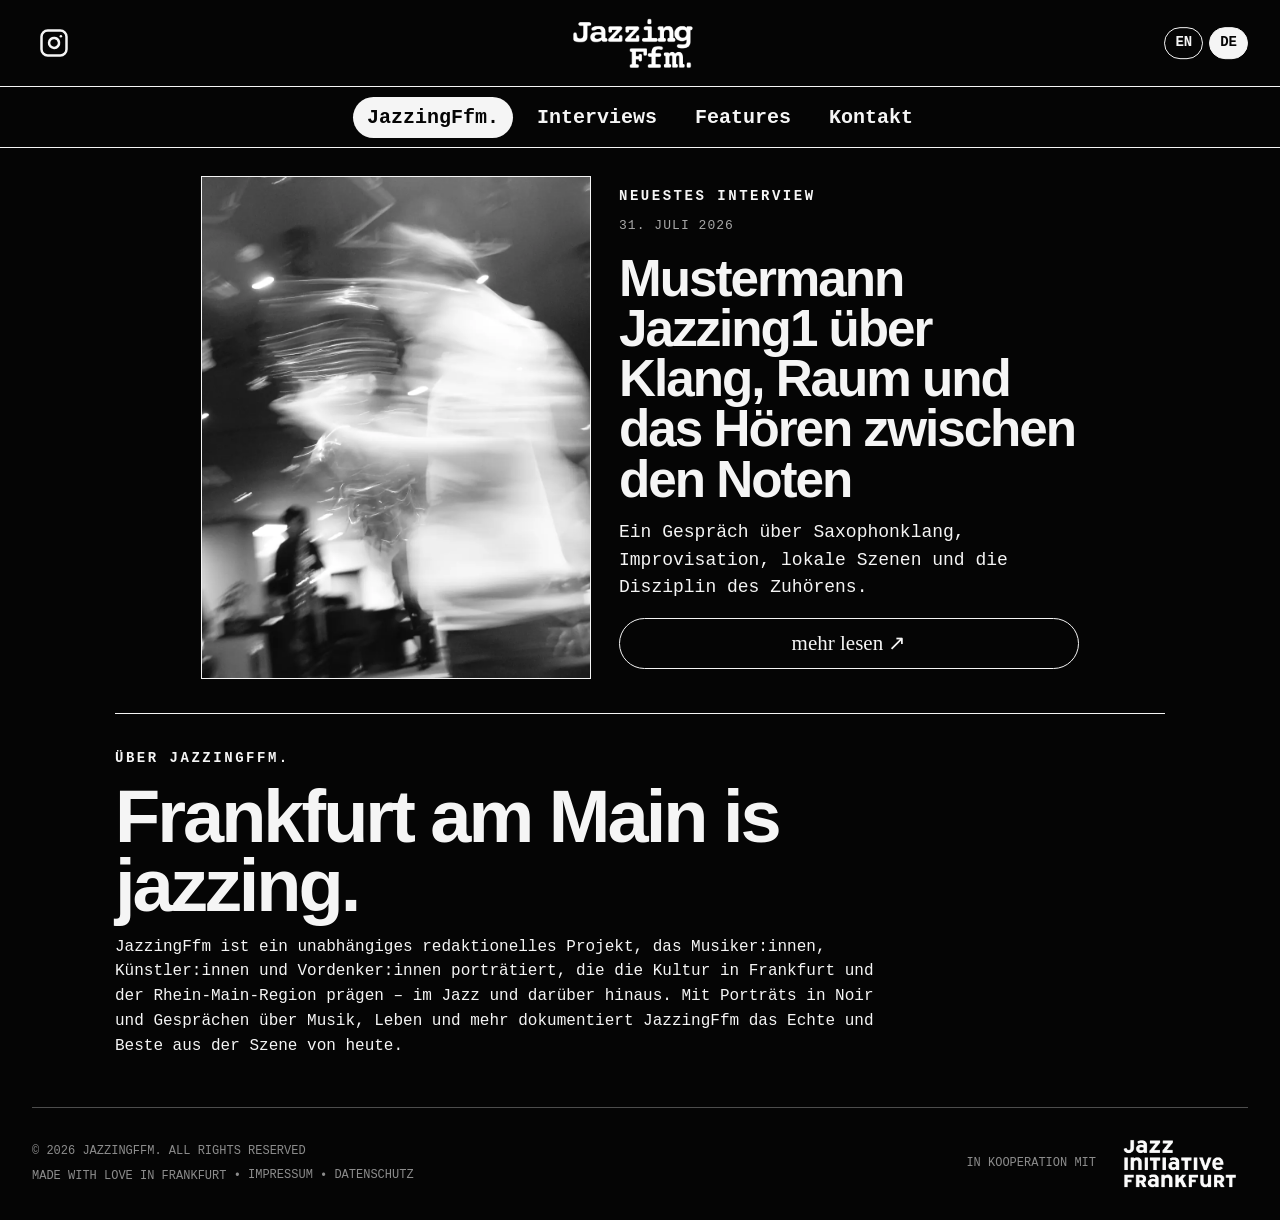
<file: index.html>
<!DOCTYPE html>
<html lang="de">
<head>
  <meta charset="UTF-8" />
  <meta name="viewport" content="width=device-width, initial-scale=1.0" />

  <title>JazzingFfm – Frankfurt am Main is jazzing.</title>
	<meta name="description" content="JazzingFfm ist ein unabhängiges redaktionelles Projekt, das Musiker:innen, Künstler:innen und Vordenker:innen porträtiert, die die Kultur in Frankfurt und der Rhein-Main-Region prägen – im Jazz und darüber hinaus. Mit Porträts in Noir und Gesprächen über Musik, Leben und mehr dokumentiert JazzingFfm das Echte und Beste aus der Szene von heute.">
	<meta name="robots" content="index, follow">
	<link rel="canonical" href="https://jazzingffm.de/">
	<meta property="og:locale" content="de_DE">
	<meta property="og:title" content="JazzingFfm – Frankfurt am Main is jazzing.">
	<meta property="og:description" content="JazzingFfm ist ein unabhängiges redaktionelles Projekt, das Musiker:innen, Künstler:innen und Vordenker:innen porträtiert, die die Kultur in Frankfurt und der Rhein-Main-Region prägen – im Jazz und darüber hinaus. Mit Porträts in Noir und Gesprächen über Musik, Leben und mehr dokumentiert JazzingFfm das Echte und Beste aus der Szene von heute.">
	<link rel="icon" type="image/png" sizes="192x192" href="/favicon.png">
	<link rel="shortcut icon" href="/favicon.ico">
	<link rel="apple-touch-icon" href="/tab-icon.png">

  <link rel="stylesheet" href="css/style.css?v=caption37" />
  <link rel="stylesheet" href="css/gallery-transition.css?v=gallery36" />
  <link rel="stylesheet" href="css/article-caption-gap.css?v=caption43" />
  <link rel="stylesheet" href="css/site-polish.css?v=15" />
  <link rel="stylesheet" href="css/article-lightbox.css?v=1" />
  <style>
    html.jazzing-transition-entry body { background: #050505; }
    html.jazzing-transition-entry body > * { visibility: hidden; }
    html.jazzing-transition-entry #jazzingPageTransition { visibility: visible !important; }
  </style>
  <script>
    try {
      if (sessionStorage.getItem("jazzingffm-transition-entry") === "1") {
        document.documentElement.classList.add("jazzing-transition-entry");
      }
    } catch (error) {}
  </script>
</head>

<body>

  <!-- =========================
       TOP BANNER
  ========================== -->

  <header class="top-header">
    <div class="masthead">
      <a class="header-instagram-link" href="https://www.instagram.com/jazzingffm/" target="_blank" rel="noopener" aria-label="JazzingFfm. on Instagram">
        <svg viewBox="0 0 24 24" aria-hidden="true" fill="none" stroke-width="2" stroke-linecap="round" stroke-linejoin="round">
          <rect x="2" y="2" width="20" height="20" rx="5" ry="5"></rect>
          <path d="M16 11.37A4 4 0 1 1 12.63 8 4 4 0 0 1 16 11.37z"></path>
          <line x1="17.5" y1="6.5" x2="17.51" y2="6.5"></line>
        </svg>
      </a>

      <a class="header-logo-link" href="#/" aria-label="JazzingFfm. home">
        <img class="header-logo" src="header.png" alt="JazzingFfm." />
      </a>

      <div class="language-switch" aria-label="Language switch">
        <button type="button" data-lang-button="en">EN</button>
        <button type="button" data-lang-button="de">DE</button>
      </div>
    </div>
  </header>

  <nav class="nav-row" aria-label="Main navigation">
    <div class="nav-inner">
      <div class="nav-links">
        <a href="#/" data-route="home" data-nav-key="home">JazzingFfm.</a>
        <a href="#/interviews" data-route="interviews" data-nav-key="interviews">Interviews</a>
        <a href="#/features" data-route="features" data-nav-key="highlights">Features</a>
        <a href="#/contact" data-route="contact" data-nav-key="contact">Kontakt</a>
      </div>
    </div>
  </nav>

  <main>

    <!-- =========================
         HOME PAGE
    ========================== -->

    <section id="page-home" class="page active">
      <div class="container">
        <section class="home-feature">
          <a id="latestImageLink" class="feature-visual" href="#/article/mustermann-jazzing1" aria-label="Neuestes Interview lesen">
            <div id="featureImageFrame" class="feature-image">
              <img id="featureImage" class="feature-photo" alt="" hidden />
              <span id="featureImageText" class="feature-image-label">Foto-Platzhalter: Mustermann Jazzing1</span>
            </div>
          </a>

          <div class="feature-copy">
            <div id="latestEyebrow" class="eyebrow">Neuestes Interview</div>
            <div id="latestMeta" class="feature-meta">31. Juli 2026</div>
            <h2 id="latestTitle">Mustermann Jazzing1 über Klang, Raum und das Hören zwischen den Noten</h2>
            <p id="latestText">
              Ein Gespräch über Saxophonklang, Improvisation, lokale Szenen
              und die Disziplin des Zuhörens.
            </p>
            <a id="latestButton" class="button" href="#/article/mustermann-jazzing1">mehr lesen ↗</a>
          </div>
          <a id="latestButtonMobile" class="button latest-button-mobile" href="#/article/mustermann-jazzing1">mehr lesen ↗</a>
        </section>

        <section class="home-about" aria-labelledby="homeTitle">
          <div id="homeEyebrow" class="eyebrow">ÜBER JAZZINGFFM.</div>
          <div class="home-about-copy">
            <h1 id="homeTitle">Frankfurt am Main is jazzing.</h1>
            <p id="homeText">
              JazzingFfm ist ein unabhängiges redaktionelles Projekt, das Musiker:innen, Künstler:innen und Vordenker:innen porträtiert, die die Kultur in Frankfurt und der Rhein-Main-Region prägen – im Jazz und darüber hinaus. Mit Porträts in Noir und Gesprächen über Musik, Leben und mehr dokumentiert JazzingFfm das Echte und Beste aus der Szene von heute.
            </p>
          </div>
        </section>
      </div>
    </section>

    <!-- =========================
         LISTING PAGE
    ========================== -->

    <section id="page-listing" class="page">
      <div class="container listing">
        <div class="listing-header">
          <h1 id="listingTitle" class="section-title">Interviews</h1>
          <p id="listingDescription">
            Gespräche mit und Porträts von Musiker:innen, Künstler:innen und
            Vordenker:innen, die die Szene prägen – Jazz und darüber hinaus.
          </p>
        </div>

        <hr class="thin-line" />

        <div id="articleGrid" class="article-grid"></div>
      </div>
    </section>

    <!-- =========================
         ARTICLE DETAIL PAGE
    ========================== -->

    <section id="page-article" class="page">
  <div class="container article-page">
    <article class="article-shell">
      <a id="articleCategory" class="article-category" href="#/interviews">Interviews</a>

      <h1 id="articleTitle" class="article-title"></h1>
      <p id="articleByline" class="byline"></p>

      <hr class="thin-line" />

      <div id="articleGallery" class="article-gallery">
        <div id="articleGalleryTrack" class="article-gallery-track"></div>
        <button id="galleryPrevious" class="gallery-control previous" type="button" aria-label="Previous photo">‹</button>
        <button id="galleryNext" class="gallery-control next" type="button" aria-label="Next photo">›</button>
      </div>
      <p id="articleCaption" class="caption"></p>

      <div id="articleBody" class="article-body"></div>

      <aside id="articleBio" class="artist-bio" aria-labelledby="articleBioTitle">
        <h2 id="articleBioTitle">Mustermann Jazzing1</h2>
        <p id="articleBioText"></p>
      </aside>

    </article>
  </div>
</section>

    <!-- =========================
         CONTACT PAGE
    ========================== -->

    <section id="page-contact" class="page">
      <div class="container hero">
        <div id="contactEyebrow" class="eyebrow">JAZZINGFFM. KONTAKTIEREN</div>
        <h1 id="contactTitle">Schick uns Sounds, Geschichten, Fotos und Fragen.</h1>

        <div class="contact-box">
          <p id="contactText">
            Interview-Anfragen, Kollaborationsideen, Kommentare oder Liebesnachrichten –
            schreib JazzingFfm. hier:
          </p>
          <p>
            <a href="mailto:mail@jazzingffm.de">mail@jazzingffm.de</a>
          </p>
          <p>
            Instagram:
            <a href="https://www.instagram.com/jazzingffm/" target="_blank" rel="noopener">@JazzingFfm</a>
          </p>
        </div>
      </div>
    </section>

  </main>

  <!-- =========================
       FOOTER
  ========================== -->

  <footer class="site-footer">
    <div class="footer-main">
      <div class="footer-left">
        <div class="copyright">
          <p>© 2026 JAZZINGFFM. ALL RIGHTS RESERVED</p>
          <div class="footer-meta">
            <p id="footerLove">MADE WITH LOVE IN FRANKFURT</p>
            <span class="footer-separator" aria-hidden="true">•</span>
            <nav class="footer-legal" aria-label="Legal">
              <a href="/impressum/">Impressum</a>
              <span class="footer-separator" aria-hidden="true">•</span>
              <a href="/datenschutz/">Datenschutz</a>
            </nav>
          </div>
        </div>
      </div>

      <div class="socials">
        <a id="supportLink" class="support hidden" href="#/contact">support JazzingFfm.</a>
      </div>

      <div class="footer-partner">
        <span id="footerPartnerLabel">In Kooperation mit</span>
        <a href="https://www.jazz-frankfurt.de/" target="_blank" rel="noopener noreferrer" aria-label="Jazz-Initiative Frankfurt am Main e.V.">
          <img src="/JIF_logo.png" alt="Jazz-Initiative Frankfurt am Main e.V." />
        </a>
      </div>

    </div>
  </footer>

  <script src="data/articles.js?v=8"></script>
  <script src="articles/mustermann-jazzing1.js?v=1"></script>
  <script src="articles/mustermann-jazzing2.js?v=2"></script>
  <script src="js/app.js?v=brand44"></script>
  <script src="js/gallery-transition.js?v=gallery36"></script>
  <script src="js/article-lightbox.js?v=3"></script>
  <script src="js/site-transition.js?v=9"></script>
  <script src="js/home-labels.js?v=2"></script>

</body>
</html>
</file>
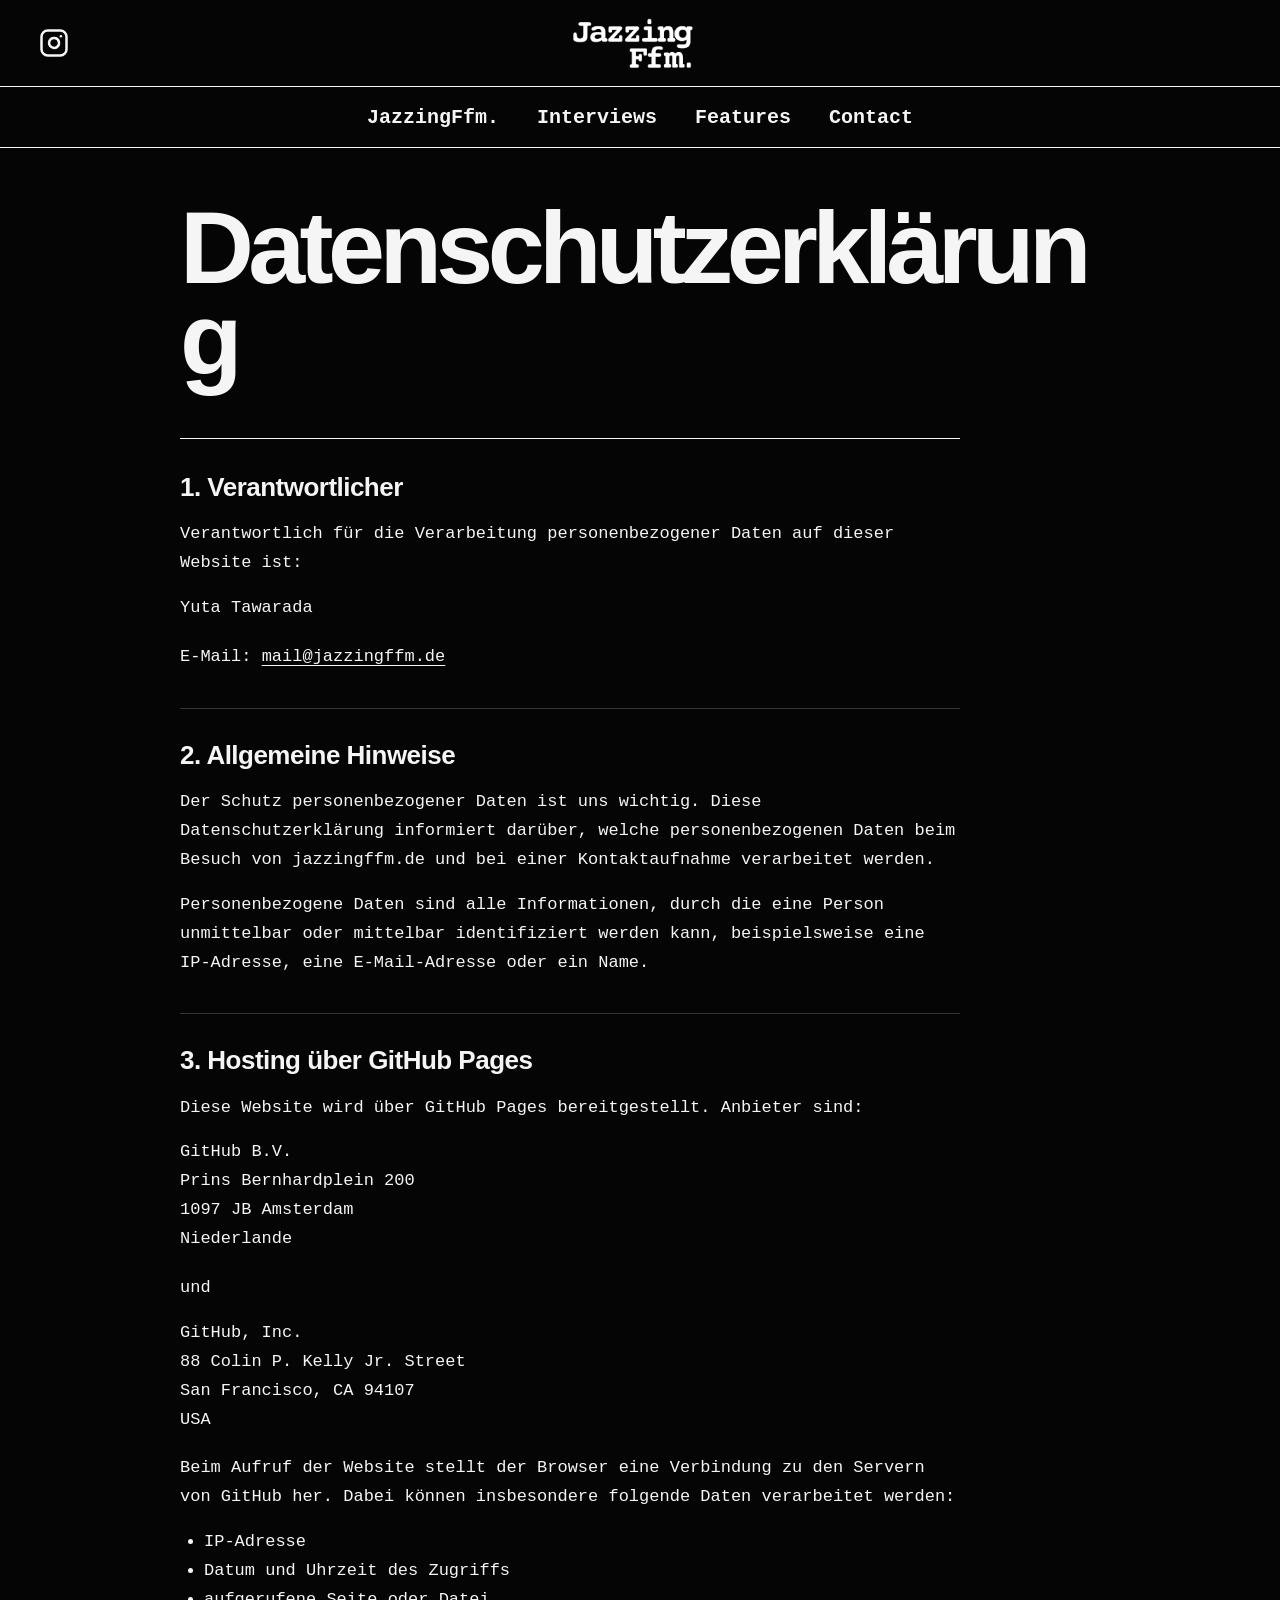
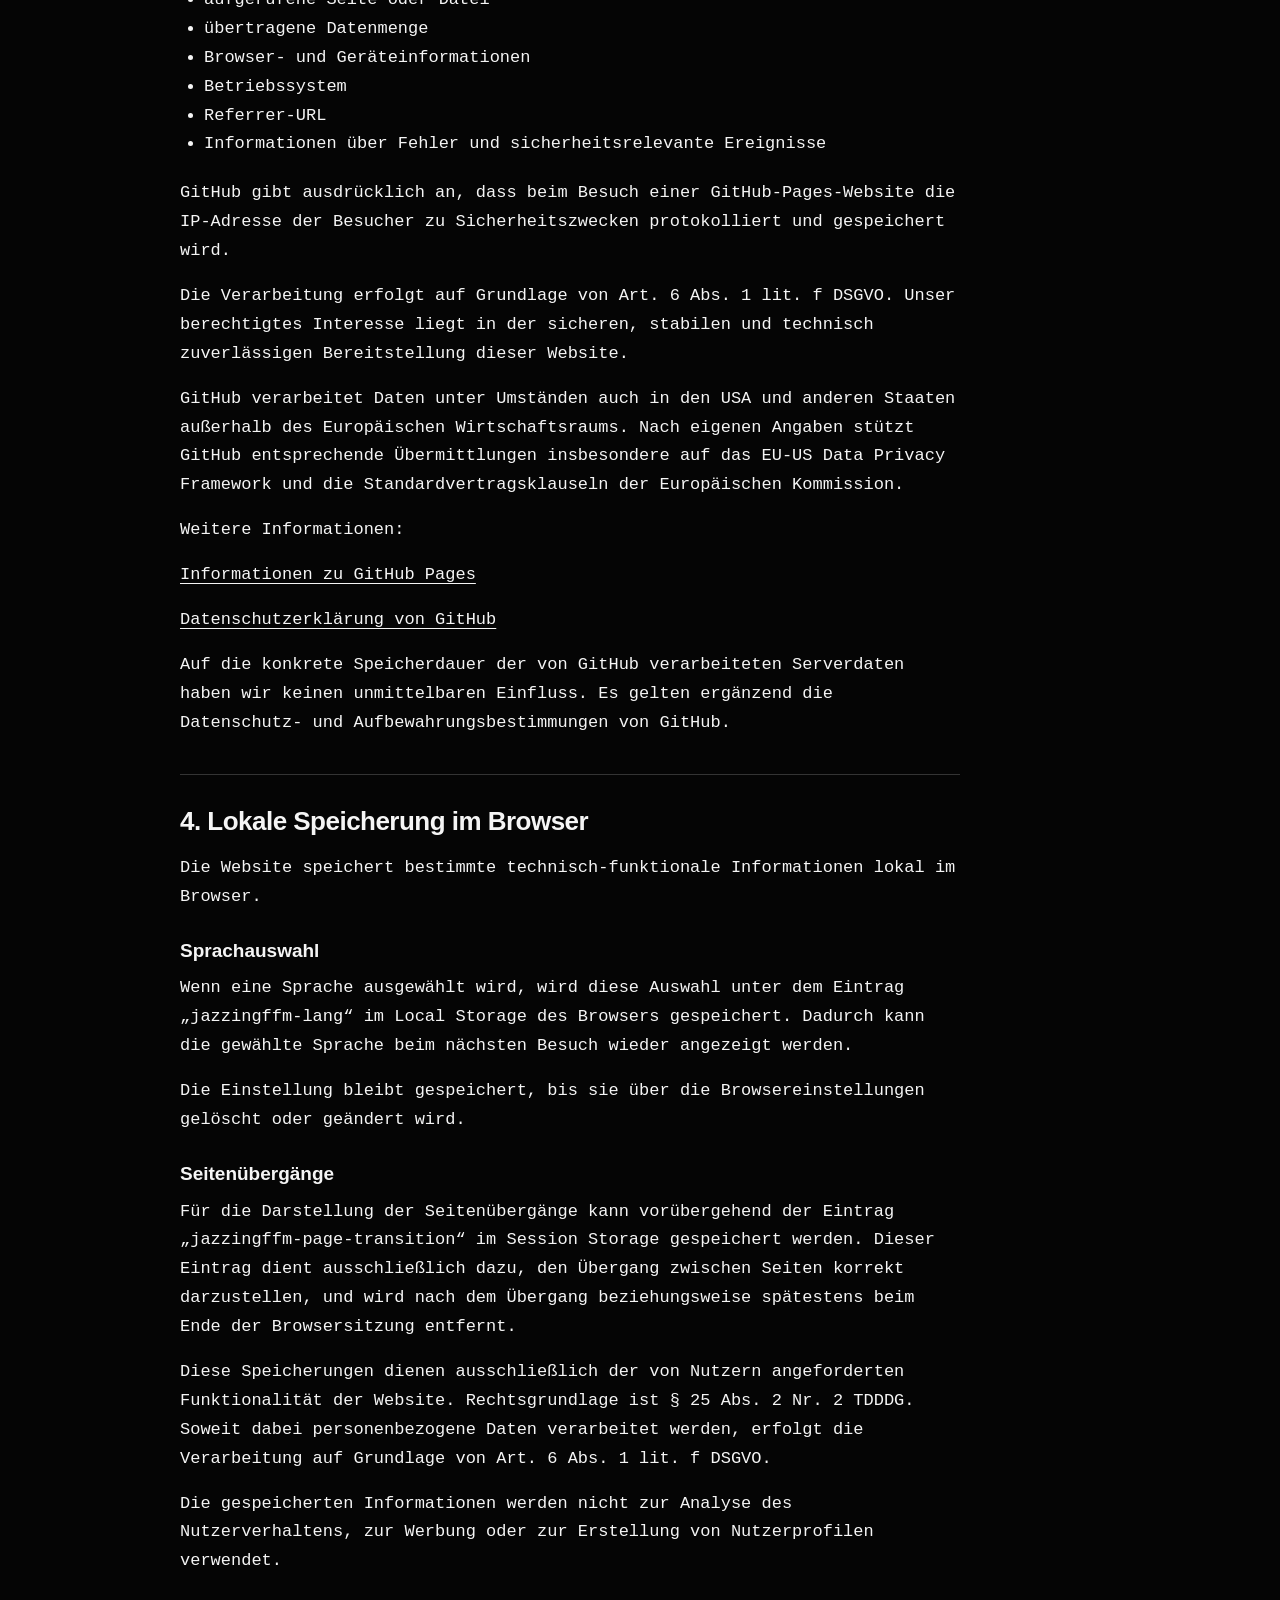
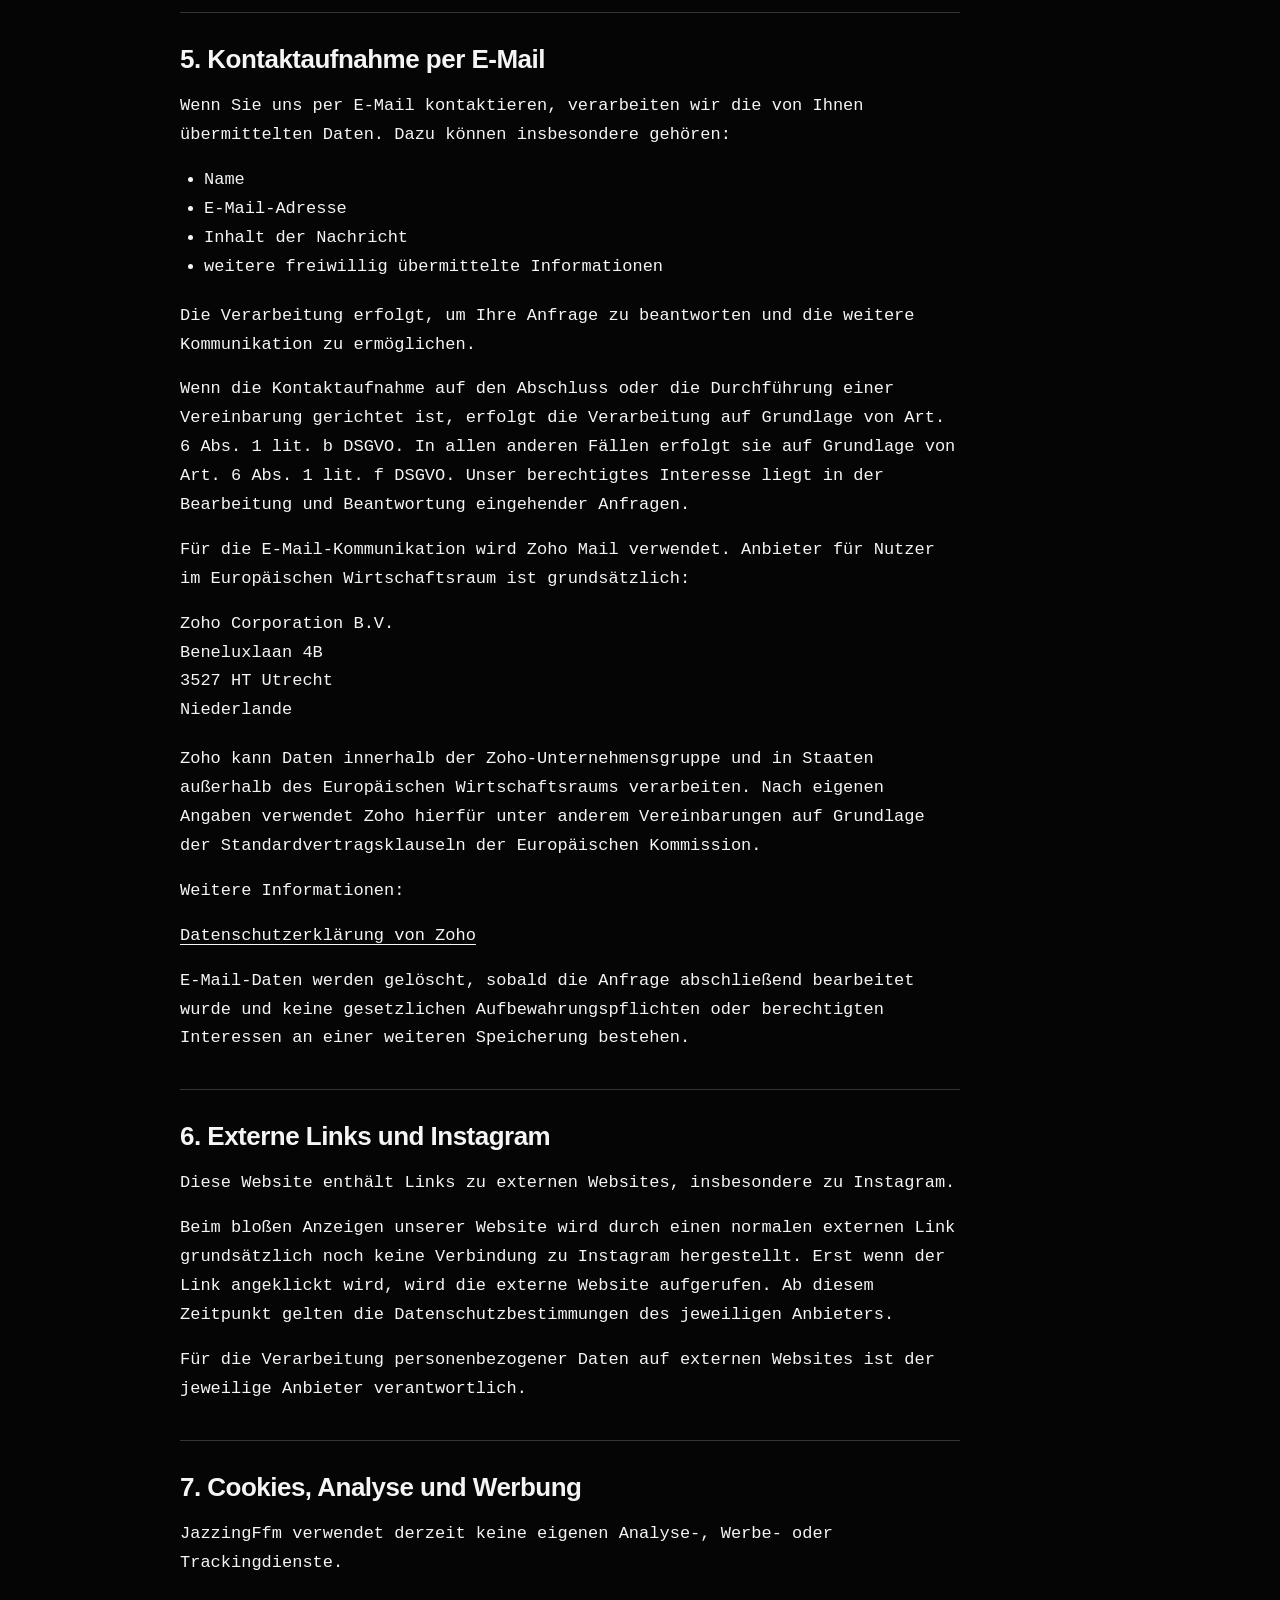
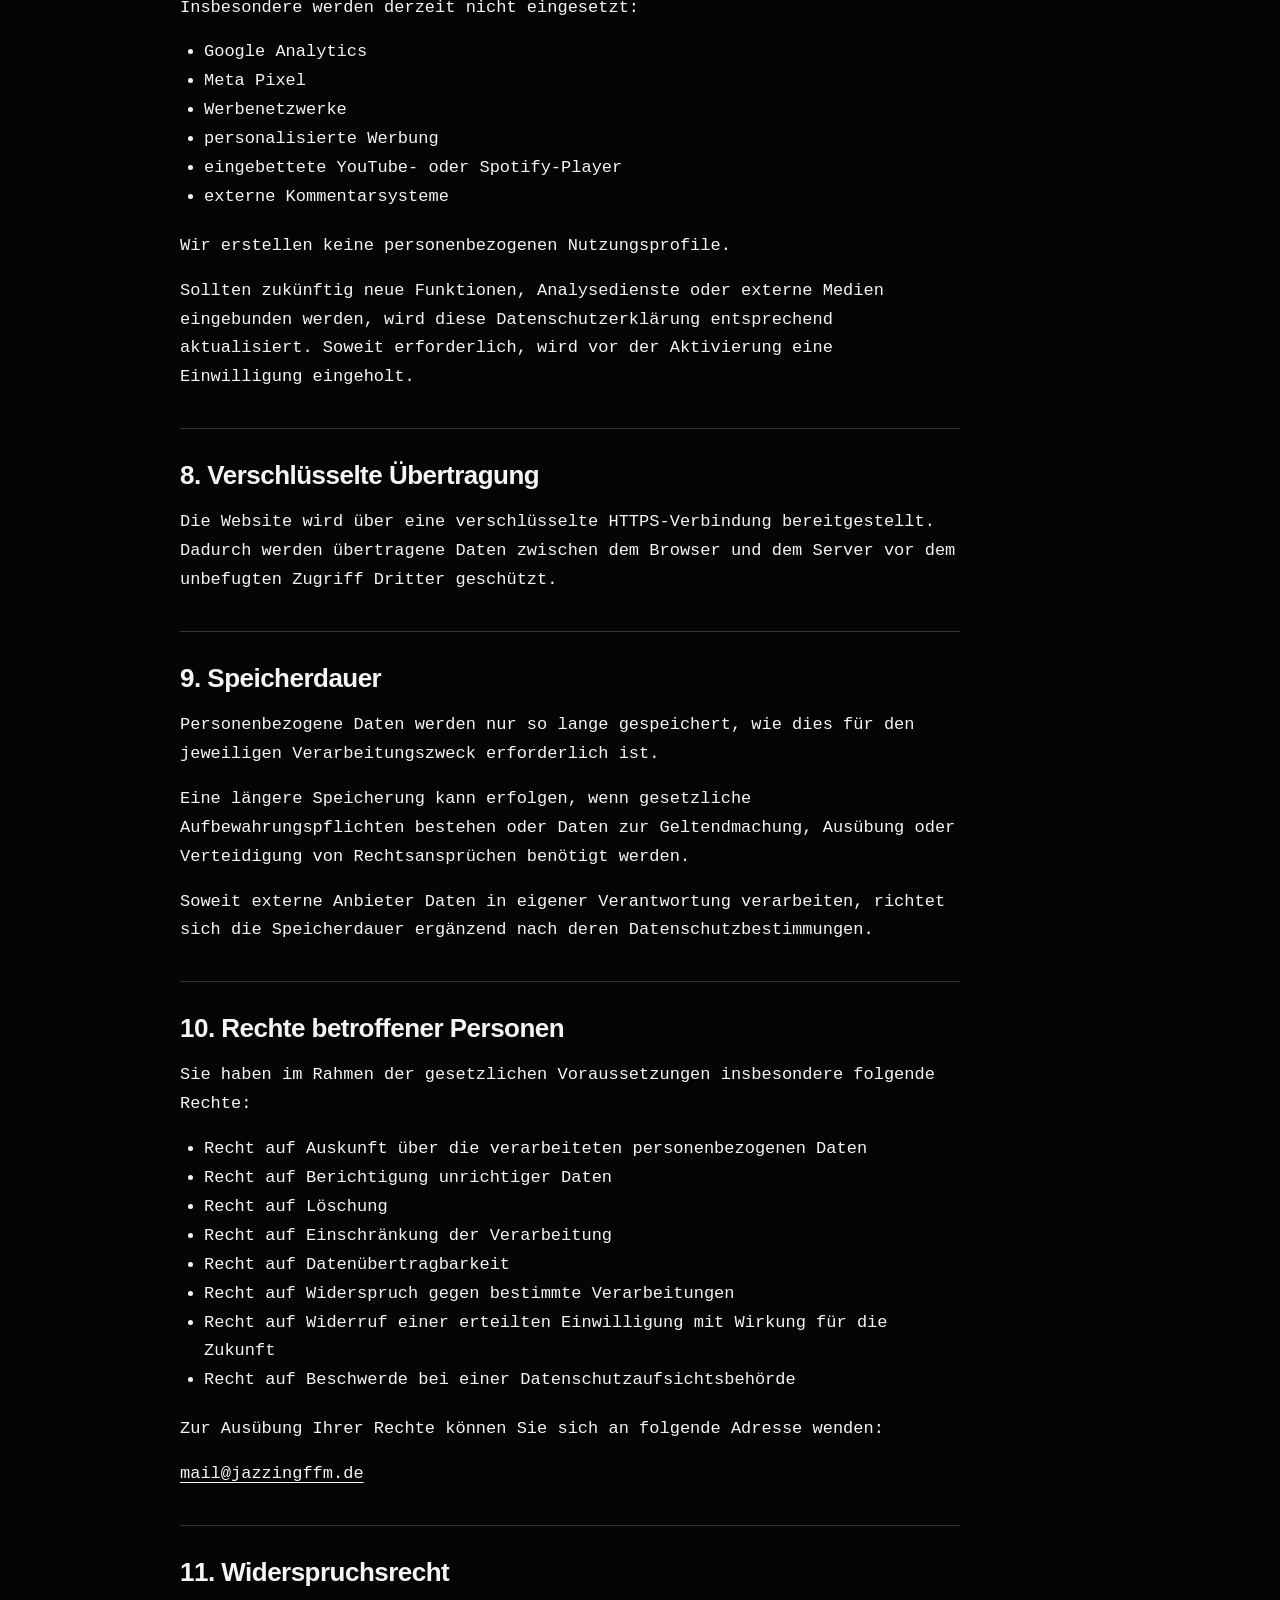
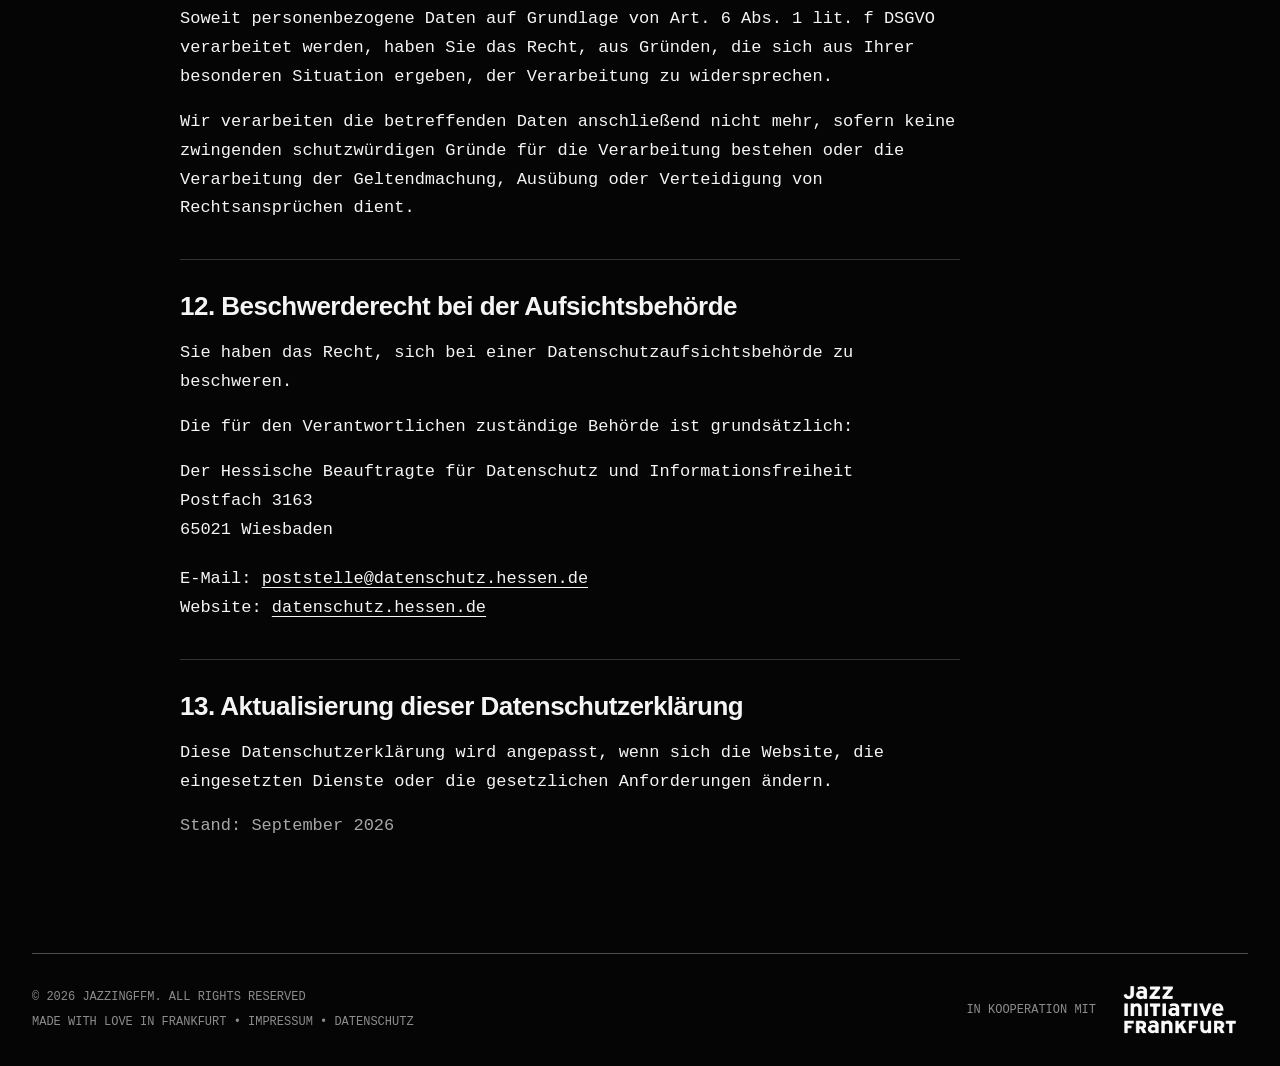
<file: datenschutz/index.html>
<!DOCTYPE html>
<html lang="de">
<head>
  <meta charset="UTF-8" />
  <meta name="viewport" content="width=device-width, initial-scale=1.0" />
  <title>Datenschutz | JazzingFfm</title>
  <meta name="robots" content="noindex, follow" />
  <link rel="canonical" href="https://jazzingffm.de/datenschutz/" />
  <link rel="icon" type="image/png" sizes="192x192" href="/favicon.png" />
  <link rel="shortcut icon" href="/favicon.ico" />
  <link rel="apple-touch-icon" href="/tab-icon.png" />
  <link rel="stylesheet" href="/css/style.css?v=caption37" />
  <link rel="stylesheet" href="/css/site-polish.css?v=14" />
</head>
<body>
  <header class="top-header">
    <div class="masthead">
      <a class="header-instagram-link" href="https://www.instagram.com/jazzingffm/" target="_blank" rel="noopener" aria-label="JazzingFfm. on Instagram"><svg viewBox="0 0 24 24" aria-hidden="true" fill="none" stroke-width="2" stroke-linecap="round" stroke-linejoin="round"><rect x="2" y="2" width="20" height="20" rx="5" ry="5"></rect><path d="M16 11.37A4 4 0 1 1 12.63 8 4 4 0 0 1 16 11.37z"></path><line x1="17.5" y1="6.5" x2="17.51" y2="6.5"></line></svg></a>
      <a class="header-logo-link" href="/" aria-label="JazzingFfm. home"><img class="header-logo" src="/header.png" alt="JazzingFfm." /></a>
    </div>
  </header>
  <nav class="nav-row" aria-label="Main navigation"><div class="nav-inner"><div class="nav-links"><a href="/">JazzingFfm.</a><a href="/#/interviews">Interviews</a><a href="/#/features">Features</a><a href="/#/contact">Contact</a></div></div></nav>
  <main>
    <section class="page active">
      <div class="container legal-page">
        <h1>Datenschutzerklärung</h1>
        <div class="legal-content">
          <section aria-labelledby="controller-heading">
            <h2 id="controller-heading">1. Verantwortlicher</h2>
            <p>Verantwortlich für die Verarbeitung personenbezogener Daten auf dieser Website ist:</p>
            <address>Yuta Tawarada</address>
            <p>E-Mail: <a href="mailto:mail@jazzingffm.de">mail@jazzingffm.de</a></p>
          </section>

          <section aria-labelledby="general-heading">
            <h2 id="general-heading">2. Allgemeine Hinweise</h2>
            <p>Der Schutz personenbezogener Daten ist uns wichtig. Diese Datenschutzerklärung informiert darüber, welche personenbezogenen Daten beim Besuch von jazzingffm.de und bei einer Kontaktaufnahme verarbeitet werden.</p>
            <p>Personenbezogene Daten sind alle Informationen, durch die eine Person unmittelbar oder mittelbar identifiziert werden kann, beispielsweise eine IP-Adresse, eine E-Mail-Adresse oder ein Name.</p>
          </section>

          <section aria-labelledby="hosting-heading">
            <h2 id="hosting-heading">3. Hosting über GitHub Pages</h2>
            <p>Diese Website wird über GitHub Pages bereitgestellt. Anbieter sind:</p>
            <address>
              GitHub B.V.<br />
              Prins Bernhardplein 200<br />
              1097 JB Amsterdam<br />
              Niederlande
            </address>
            <p>und</p>
            <address>
              GitHub, Inc.<br />
              88 Colin P. Kelly Jr. Street<br />
              San Francisco, CA 94107<br />
              USA
            </address>
            <p>Beim Aufruf der Website stellt der Browser eine Verbindung zu den Servern von GitHub her. Dabei können insbesondere folgende Daten verarbeitet werden:</p>
            <ul>
              <li>IP-Adresse</li>
              <li>Datum und Uhrzeit des Zugriffs</li>
              <li>aufgerufene Seite oder Datei</li>
              <li>übertragene Datenmenge</li>
              <li>Browser- und Geräteinformationen</li>
              <li>Betriebssystem</li>
              <li>Referrer-URL</li>
              <li>Informationen über Fehler und sicherheitsrelevante Ereignisse</li>
            </ul>
            <p>GitHub gibt ausdrücklich an, dass beim Besuch einer GitHub-Pages-Website die IP-Adresse der Besucher zu Sicherheitszwecken protokolliert und gespeichert wird.</p>
            <p>Die Verarbeitung erfolgt auf Grundlage von Art. 6 Abs. 1 lit. f DSGVO. Unser berechtigtes Interesse liegt in der sicheren, stabilen und technisch zuverlässigen Bereitstellung dieser Website.</p>
            <p>GitHub verarbeitet Daten unter Umständen auch in den USA und anderen Staaten außerhalb des Europäischen Wirtschaftsraums. Nach eigenen Angaben stützt GitHub entsprechende Übermittlungen insbesondere auf das EU-US Data Privacy Framework und die Standardvertragsklauseln der Europäischen Kommission.</p>
            <p>Weitere Informationen:</p>
            <p><a href="https://docs.github.com/en/pages/getting-started-with-github-pages/what-is-github-pages" target="_blank" rel="noopener noreferrer">Informationen zu GitHub Pages</a></p>
            <p><a href="https://docs.github.com/en/site-policy/privacy-policies/github-general-privacy-statement" target="_blank" rel="noopener noreferrer">Datenschutzerklärung von GitHub</a></p>
            <p>Auf die konkrete Speicherdauer der von GitHub verarbeiteten Serverdaten haben wir keinen unmittelbaren Einfluss. Es gelten ergänzend die Datenschutz- und Aufbewahrungsbestimmungen von GitHub.</p>
          </section>

          <section aria-labelledby="storage-heading">
            <h2 id="storage-heading">4. Lokale Speicherung im Browser</h2>
            <p>Die Website speichert bestimmte technisch-funktionale Informationen lokal im Browser.</p>

            <h3>Sprachauswahl</h3>
            <p>Wenn eine Sprache ausgewählt wird, wird diese Auswahl unter dem Eintrag „jazzingffm-lang“ im Local Storage des Browsers gespeichert. Dadurch kann die gewählte Sprache beim nächsten Besuch wieder angezeigt werden.</p>
            <p>Die Einstellung bleibt gespeichert, bis sie über die Browsereinstellungen gelöscht oder geändert wird.</p>

            <h3>Seitenübergänge</h3>
            <p>Für die Darstellung der Seitenübergänge kann vorübergehend der Eintrag „jazzingffm-page-transition“ im Session Storage gespeichert werden. Dieser Eintrag dient ausschließlich dazu, den Übergang zwischen Seiten korrekt darzustellen, und wird nach dem Übergang beziehungsweise spätestens beim Ende der Browsersitzung entfernt.</p>
            <p>Diese Speicherungen dienen ausschließlich der von Nutzern angeforderten Funktionalität der Website. Rechtsgrundlage ist § 25 Abs. 2 Nr. 2 TDDDG. Soweit dabei personenbezogene Daten verarbeitet werden, erfolgt die Verarbeitung auf Grundlage von Art. 6 Abs. 1 lit. f DSGVO.</p>
            <p>Die gespeicherten Informationen werden nicht zur Analyse des Nutzerverhaltens, zur Werbung oder zur Erstellung von Nutzerprofilen verwendet.</p>
          </section>

          <section aria-labelledby="email-heading">
            <h2 id="email-heading">5. Kontaktaufnahme per E-Mail</h2>
            <p>Wenn Sie uns per E-Mail kontaktieren, verarbeiten wir die von Ihnen übermittelten Daten. Dazu können insbesondere gehören:</p>
            <ul>
              <li>Name</li>
              <li>E-Mail-Adresse</li>
              <li>Inhalt der Nachricht</li>
              <li>weitere freiwillig übermittelte Informationen</li>
            </ul>
            <p>Die Verarbeitung erfolgt, um Ihre Anfrage zu beantworten und die weitere Kommunikation zu ermöglichen.</p>
            <p>Wenn die Kontaktaufnahme auf den Abschluss oder die Durchführung einer Vereinbarung gerichtet ist, erfolgt die Verarbeitung auf Grundlage von Art. 6 Abs. 1 lit. b DSGVO. In allen anderen Fällen erfolgt sie auf Grundlage von Art. 6 Abs. 1 lit. f DSGVO. Unser berechtigtes Interesse liegt in der Bearbeitung und Beantwortung eingehender Anfragen.</p>
            <p>Für die E-Mail-Kommunikation wird Zoho Mail verwendet. Anbieter für Nutzer im Europäischen Wirtschaftsraum ist grundsätzlich:</p>
            <address>
              Zoho Corporation B.V.<br />
              Beneluxlaan 4B<br />
              3527 HT Utrecht<br />
              Niederlande
            </address>
            <p>Zoho kann Daten innerhalb der Zoho-Unternehmensgruppe und in Staaten außerhalb des Europäischen Wirtschaftsraums verarbeiten. Nach eigenen Angaben verwendet Zoho hierfür unter anderem Vereinbarungen auf Grundlage der Standardvertragsklauseln der Europäischen Kommission.</p>
            <p>Weitere Informationen:</p>
            <p><a href="https://www.zoho.com/privacy.html" target="_blank" rel="noopener noreferrer">Datenschutzerklärung von Zoho</a></p>
            <p>E-Mail-Daten werden gelöscht, sobald die Anfrage abschließend bearbeitet wurde und keine gesetzlichen Aufbewahrungspflichten oder berechtigten Interessen an einer weiteren Speicherung bestehen.</p>
          </section>

          <section aria-labelledby="external-heading">
            <h2 id="external-heading">6. Externe Links und Instagram</h2>
            <p>Diese Website enthält Links zu externen Websites, insbesondere zu Instagram.</p>
            <p>Beim bloßen Anzeigen unserer Website wird durch einen normalen externen Link grundsätzlich noch keine Verbindung zu Instagram hergestellt. Erst wenn der Link angeklickt wird, wird die externe Website aufgerufen. Ab diesem Zeitpunkt gelten die Datenschutzbestimmungen des jeweiligen Anbieters.</p>
            <p>Für die Verarbeitung personenbezogener Daten auf externen Websites ist der jeweilige Anbieter verantwortlich.</p>
          </section>

          <section aria-labelledby="tracking-heading">
            <h2 id="tracking-heading">7. Cookies, Analyse und Werbung</h2>
            <p>JazzingFfm verwendet derzeit keine eigenen Analyse-, Werbe- oder Trackingdienste.</p>
            <p>Insbesondere werden derzeit nicht eingesetzt:</p>
            <ul>
              <li>Google Analytics</li>
              <li>Meta Pixel</li>
              <li>Werbenetzwerke</li>
              <li>personalisierte Werbung</li>
              <li>eingebettete YouTube- oder Spotify-Player</li>
              <li>externe Kommentarsysteme</li>
            </ul>
            <p>Wir erstellen keine personenbezogenen Nutzungsprofile.</p>
            <p>Sollten zukünftig neue Funktionen, Analysedienste oder externe Medien eingebunden werden, wird diese Datenschutzerklärung entsprechend aktualisiert. Soweit erforderlich, wird vor der Aktivierung eine Einwilligung eingeholt.</p>
          </section>

          <section aria-labelledby="encryption-heading">
            <h2 id="encryption-heading">8. Verschlüsselte Übertragung</h2>
            <p>Die Website wird über eine verschlüsselte HTTPS-Verbindung bereitgestellt. Dadurch werden übertragene Daten zwischen dem Browser und dem Server vor dem unbefugten Zugriff Dritter geschützt.</p>
          </section>

          <section aria-labelledby="retention-heading">
            <h2 id="retention-heading">9. Speicherdauer</h2>
            <p>Personenbezogene Daten werden nur so lange gespeichert, wie dies für den jeweiligen Verarbeitungszweck erforderlich ist.</p>
            <p>Eine längere Speicherung kann erfolgen, wenn gesetzliche Aufbewahrungspflichten bestehen oder Daten zur Geltendmachung, Ausübung oder Verteidigung von Rechtsansprüchen benötigt werden.</p>
            <p>Soweit externe Anbieter Daten in eigener Verantwortung verarbeiten, richtet sich die Speicherdauer ergänzend nach deren Datenschutzbestimmungen.</p>
          </section>

          <section aria-labelledby="rights-heading">
            <h2 id="rights-heading">10. Rechte betroffener Personen</h2>
            <p>Sie haben im Rahmen der gesetzlichen Voraussetzungen insbesondere folgende Rechte:</p>
            <ul>
              <li>Recht auf Auskunft über die verarbeiteten personenbezogenen Daten</li>
              <li>Recht auf Berichtigung unrichtiger Daten</li>
              <li>Recht auf Löschung</li>
              <li>Recht auf Einschränkung der Verarbeitung</li>
              <li>Recht auf Datenübertragbarkeit</li>
              <li>Recht auf Widerspruch gegen bestimmte Verarbeitungen</li>
              <li>Recht auf Widerruf einer erteilten Einwilligung mit Wirkung für die Zukunft</li>
              <li>Recht auf Beschwerde bei einer Datenschutzaufsichtsbehörde</li>
            </ul>
            <p>Zur Ausübung Ihrer Rechte können Sie sich an folgende Adresse wenden:</p>
            <p><a href="mailto:mail@jazzingffm.de">mail@jazzingffm.de</a></p>
          </section>

          <section aria-labelledby="objection-heading">
            <h2 id="objection-heading">11. Widerspruchsrecht</h2>
            <p>Soweit personenbezogene Daten auf Grundlage von Art. 6 Abs. 1 lit. f DSGVO verarbeitet werden, haben Sie das Recht, aus Gründen, die sich aus Ihrer besonderen Situation ergeben, der Verarbeitung zu widersprechen.</p>
            <p>Wir verarbeiten die betreffenden Daten anschließend nicht mehr, sofern keine zwingenden schutzwürdigen Gründe für die Verarbeitung bestehen oder die Verarbeitung der Geltendmachung, Ausübung oder Verteidigung von Rechtsansprüchen dient.</p>
          </section>

          <section aria-labelledby="authority-heading">
            <h2 id="authority-heading">12. Beschwerderecht bei der Aufsichtsbehörde</h2>
            <p>Sie haben das Recht, sich bei einer Datenschutzaufsichtsbehörde zu beschweren.</p>
            <p>Die für den Verantwortlichen zuständige Behörde ist grundsätzlich:</p>
            <address>
              Der Hessische Beauftragte für Datenschutz und Informationsfreiheit<br />
              Postfach 3163<br />
              65021 Wiesbaden
            </address>
            <p>E-Mail: <a href="mailto:poststelle@datenschutz.hessen.de">poststelle@datenschutz.hessen.de</a><br />
              Website: <a href="https://datenschutz.hessen.de/" target="_blank" rel="noopener noreferrer">datenschutz.hessen.de</a></p>
          </section>

          <section aria-labelledby="updates-heading">
            <h2 id="updates-heading">13. Aktualisierung dieser Datenschutzerklärung</h2>
            <p>Diese Datenschutzerklärung wird angepasst, wenn sich die Website, die eingesetzten Dienste oder die gesetzlichen Anforderungen ändern.</p>
            <p class="legal-note">Stand: September 2026</p>
          </section>
        </div>
      </div>
    </section>
  </main>
  <footer class="site-footer"><div class="footer-main"><div class="footer-left"><div class="copyright"><p>© 2026 JAZZINGFFM. ALL RIGHTS RESERVED</p><div class="footer-meta"><p>MADE WITH LOVE IN FRANKFURT</p><span class="footer-separator" aria-hidden="true">•</span><nav class="footer-legal" aria-label="Legal"><a href="/impressum/">Impressum</a><span class="footer-separator" aria-hidden="true">•</span><a href="/datenschutz/" aria-current="page">Datenschutz</a></nav></div></div></div><div class="footer-partner"><span>In Kooperation mit</span><a href="https://www.jazz-frankfurt.de/" target="_blank" rel="noopener noreferrer" aria-label="Jazz-Initiative Frankfurt am Main e.V."><img src="/JIF_logo.png" alt="Jazz-Initiative Frankfurt am Main e.V." /></a></div></div></footer>
  <script src="/js/site-transition.js?v=4"></script>
</body>
</html>
</file>
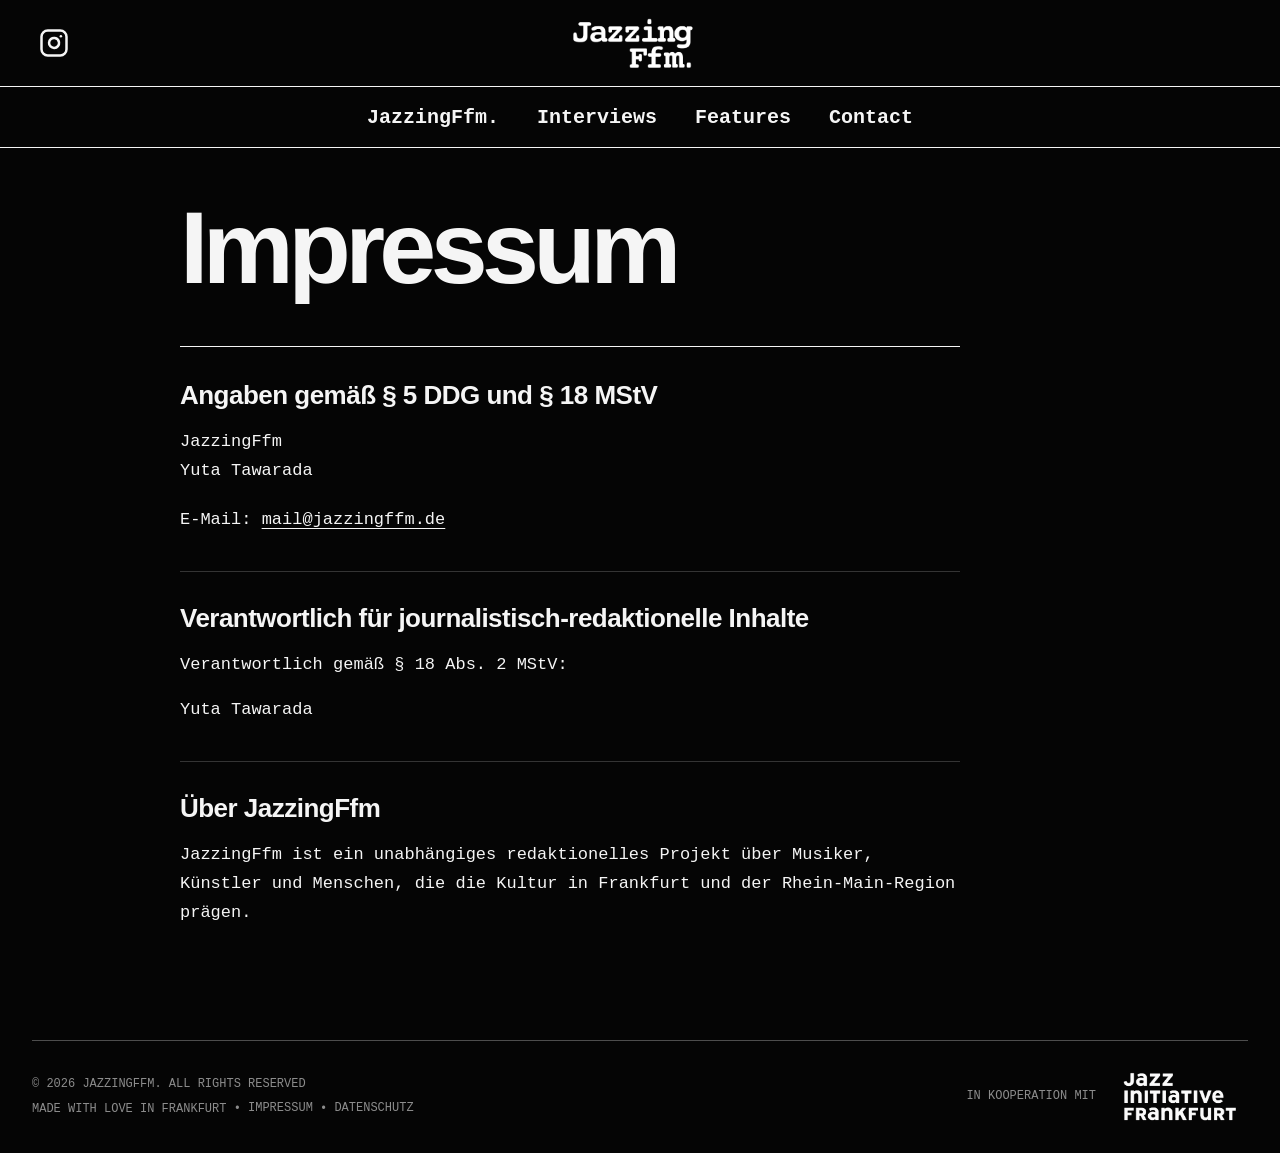
<file: impressum/index.html>
<!DOCTYPE html>
<html lang="de">
<head>
  <meta charset="UTF-8" />
  <meta name="viewport" content="width=device-width, initial-scale=1.0" />
  <title>Impressum | JazzingFfm</title>
  <meta name="robots" content="noindex, follow" />
  <link rel="canonical" href="https://jazzingffm.de/impressum/" />
  <link rel="icon" type="image/png" sizes="192x192" href="/favicon.png" />
  <link rel="shortcut icon" href="/favicon.ico" />
  <link rel="apple-touch-icon" href="/tab-icon.png" />
  <link rel="stylesheet" href="/css/style.css?v=caption37" />
  <link rel="stylesheet" href="/css/site-polish.css?v=14" />
</head>
<body>
  <header class="top-header">
    <div class="masthead">
      <a class="header-instagram-link" href="https://www.instagram.com/jazzingffm/" target="_blank" rel="noopener" aria-label="JazzingFfm. on Instagram"><svg viewBox="0 0 24 24" aria-hidden="true" fill="none" stroke-width="2" stroke-linecap="round" stroke-linejoin="round"><rect x="2" y="2" width="20" height="20" rx="5" ry="5"></rect><path d="M16 11.37A4 4 0 1 1 12.63 8 4 4 0 0 1 16 11.37z"></path><line x1="17.5" y1="6.5" x2="17.51" y2="6.5"></line></svg></a>
      <a class="header-logo-link" href="/" aria-label="JazzingFfm. home"><img class="header-logo" src="/header.png" alt="JazzingFfm." /></a>
    </div>
  </header>
  <nav class="nav-row" aria-label="Main navigation"><div class="nav-inner"><div class="nav-links"><a href="/">JazzingFfm.</a><a href="/#/interviews">Interviews</a><a href="/#/features">Features</a><a href="/#/contact">Contact</a></div></div></nav>
  <main>
    <section class="page active">
      <div class="container legal-page">
        <h1>Impressum</h1>
        <div class="legal-content">
          <section aria-labelledby="provider-heading">
            <h2 id="provider-heading">Angaben gemäß § 5 DDG und § 18 MStV</h2>
            <address>
              JazzingFfm<br />
              Yuta Tawarada
            </address>
            <p>E-Mail: <a href="mailto:mail@jazzingffm.de">mail@jazzingffm.de</a></p>
          </section>

          <section aria-labelledby="editorial-heading">
            <h2 id="editorial-heading">Verantwortlich für journalistisch-redaktionelle Inhalte</h2>
            <p>Verantwortlich gemäß § 18 Abs. 2 MStV:</p>
            <p>Yuta Tawarada</p>
          </section>

          <section aria-labelledby="project-heading">
            <h2 id="project-heading">Über JazzingFfm</h2>
            <p>JazzingFfm ist ein unabhängiges redaktionelles Projekt über Musiker, Künstler und Menschen, die die Kultur in Frankfurt und der Rhein-Main-Region prägen.</p>
          </section>
        </div>
      </div>
    </section>
  </main>
  <footer class="site-footer"><div class="footer-main"><div class="footer-left"><div class="copyright"><p>© 2026 JAZZINGFFM. ALL RIGHTS RESERVED</p><div class="footer-meta"><p>MADE WITH LOVE IN FRANKFURT</p><span class="footer-separator" aria-hidden="true">•</span><nav class="footer-legal" aria-label="Legal"><a href="/impressum/" aria-current="page">Impressum</a><span class="footer-separator" aria-hidden="true">•</span><a href="/datenschutz/">Datenschutz</a></nav></div></div></div><div class="footer-partner"><span>In Kooperation mit</span><a href="https://www.jazz-frankfurt.de/" target="_blank" rel="noopener noreferrer" aria-label="Jazz-Initiative Frankfurt am Main e.V."><img src="/JIF_logo.png" alt="Jazz-Initiative Frankfurt am Main e.V." /></a></div></div></footer>
  <script src="/js/site-transition.js?v=4"></script>
</body>
</html>
</file>
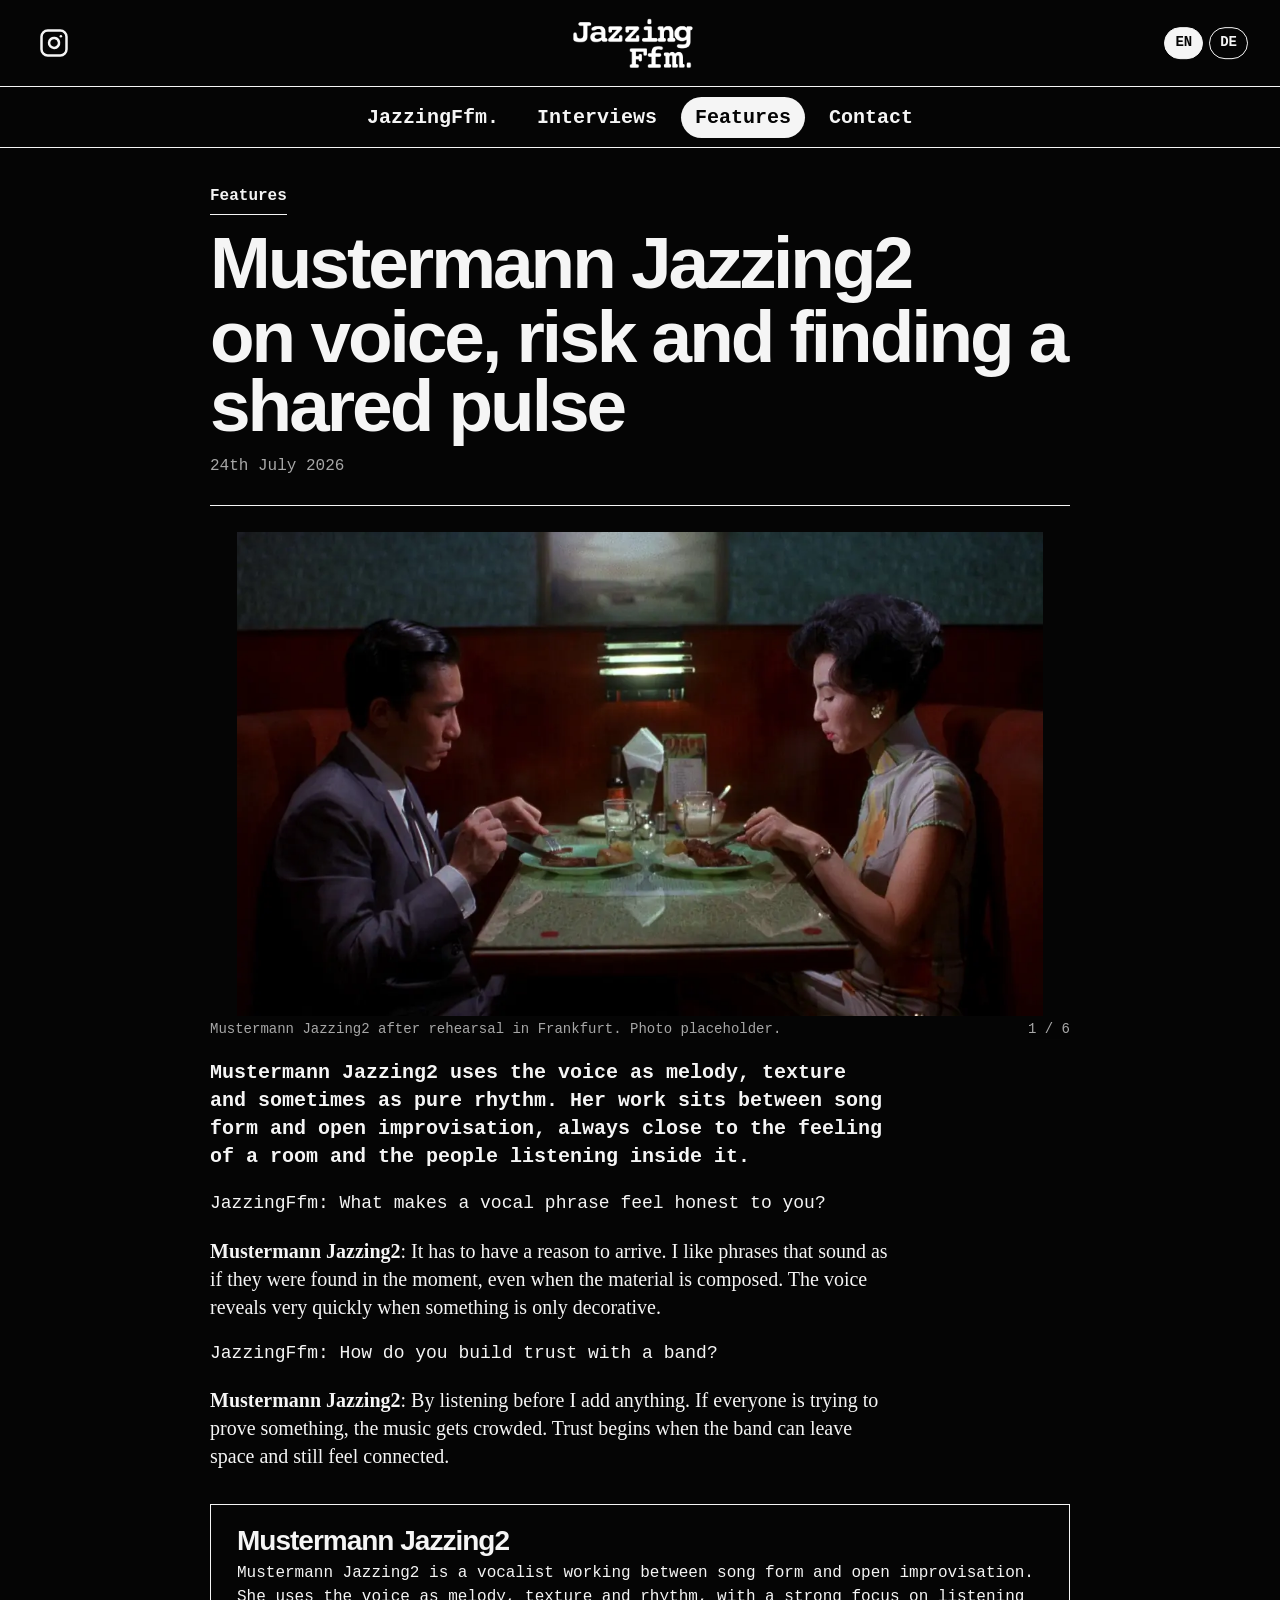
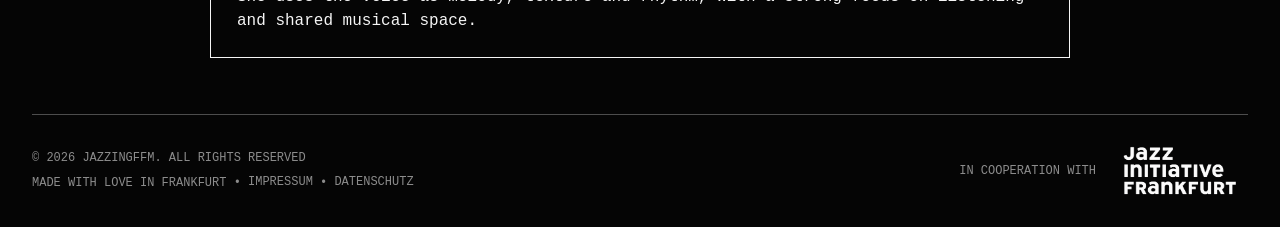
<file: features/mustermann-jazzing2/index.html>
<!DOCTYPE html>
<html lang="en">
<head>
  <meta charset="UTF-8" />
  <meta name="viewport" content="width=device-width, initial-scale=1.0" />
  <title>Mustermann Jazzing2 — Feature & Portrait | JazzingFfm</title>
  <meta name="description" content="Mustermann Jazzing2 on vocal improvisation, band trust and leaving space open. A feature and portrait by JazzingFfm." />
  <meta name="robots" content="index, follow" />
  <link rel="canonical" href="https://jazzingffm.de/features/mustermann-jazzing2/" />
  <meta property="og:type" content="article" />
  <meta property="og:title" content="Mustermann Jazzing2 — Feature & Portrait | JazzingFfm" />
  <meta property="og:description" content="A conversation about vocal improvisation, band trust and the courage to leave space open." />
  <meta property="og:url" content="https://jazzingffm.de/features/mustermann-jazzing2/" />
  <meta property="og:image" content="https://jazzingffm.de/images/mustermann-jazzing2/mustermann-jazzing2-01.jpg" />
  <link rel="icon" type="image/png" sizes="192x192" href="/favicon.png" />
  <link rel="shortcut icon" href="/favicon.ico" />
  <link rel="apple-touch-icon" href="/tab-icon.png" />
  <link rel="stylesheet" href="/css/style.css?v=caption37" />
  <link rel="stylesheet" href="/css/gallery-transition.css?v=gallery36" />
  <link rel="stylesheet" href="/css/article-caption-gap.css?v=caption43" />
  <link rel="stylesheet" href="/css/site-polish.css?v=15" />
  <link rel="stylesheet" href="/css/article-lightbox.css?v=1" />
  <script type="application/ld+json">{"@context":"https://schema.org","@type":"Article","headline":"Mustermann Jazzing2 on voice, risk and finding a shared pulse","datePublished":"2026-07-24","mainEntityOfPage":"https://jazzingffm.de/features/mustermann-jazzing2/","publisher":{"@type":"Organization","name":"JazzingFfm","url":"https://jazzingffm.de/"},"description":"A conversation about vocal improvisation, band trust and the courage to leave space open.","image":"https://jazzingffm.de/images/mustermann-jazzing2/mustermann-jazzing2-01.jpg"}</script>
</head>
<body>
  <header class="top-header"><div class="masthead"><a class="header-instagram-link" href="https://www.instagram.com/jazzingffm/" target="_blank" rel="noopener" aria-label="JazzingFfm. on Instagram"><svg viewBox="0 0 24 24" aria-hidden="true" fill="none" stroke-width="2" stroke-linecap="round" stroke-linejoin="round"><rect x="2" y="2" width="20" height="20" rx="5" ry="5"></rect><path d="M16 11.37A4 4 0 1 1 12.63 8 4 4 0 0 1 16 11.37z"></path><line x1="17.5" y1="6.5" x2="17.51" y2="6.5"></line></svg></a><a class="header-logo-link" href="/" aria-label="JazzingFfm. home"><img class="header-logo" src="/header.png" alt="JazzingFfm." /></a><div class="language-switch" aria-label="Language switch"><button type="button" data-lang-button="en">EN</button><button type="button" data-lang-button="de">DE</button></div></div></header>
  <nav class="nav-row" aria-label="Main navigation"><div class="nav-inner"><div class="nav-links"><a href="/" data-nav-key="home">JazzingFfm.</a><a href="/#/interviews" data-nav-key="interviews">Interviews</a><a href="/#/features" data-nav-key="features" class="active">Features</a><a href="/#/contact" data-nav-key="contact">Contact</a></div></div></nav>
  <main><section class="page active"><div class="container article-page"><article class="article-shell"><a id="articleCategory" class="article-category" href="/#/features">Features</a><h1 id="articleTitle" class="article-title">Mustermann Jazzing2 on voice, risk and finding a shared pulse</h1><p id="articleByline" class="byline">24th July 2026</p><hr class="thin-line" /><div id="articleGallery" class="article-gallery"><div id="articleGalleryTrack" class="article-gallery-track"><div class="article-hero-image has-photo"><img src="/images/web/mustermann-jazzing2/mustermann-jazzing2-01.webp" data-src="/images/web/mustermann-jazzing2/mustermann-jazzing2-01.webp" fetchpriority="high" loading="eager" decoding="async" alt="Mustermann Jazzing2 after rehearsal in Frankfurt" /></div></div><button id="galleryPrevious" class="gallery-control previous" type="button" aria-label="Previous photo">‹</button><button id="galleryNext" class="gallery-control next" type="button" aria-label="Next photo">›</button><div id="galleryStatus" class="gallery-status" aria-live="polite"></div></div><p id="articleCaption" class="caption">Mustermann Jazzing2 after rehearsal in Frankfurt. Photo placeholder.</p><div id="articleBody" class="article-body"><p>Mustermann Jazzing2 uses the voice as melody, texture and sometimes as pure rhythm. Her work sits between song form and open improvisation, always close to the feeling of a room and the people listening inside it.</p><p class="question">JazzingFfm: What makes a vocal phrase feel honest to you?</p><p><strong>Mustermann Jazzing2</strong>: It has to have a reason to arrive. I like phrases that sound as if they were found in the moment, even when the material is composed. The voice reveals very quickly when something is only decorative.</p><p class="question">JazzingFfm: How do you build trust with a band?</p><p><strong>Mustermann Jazzing2</strong>: By listening before I add anything. If everyone is trying to prove something, the music gets crowded. Trust begins when the band can leave space and still feel connected.</p></div><aside id="articleBio" class="artist-bio" aria-labelledby="articleBioTitle"><h2 id="articleBioTitle">Mustermann Jazzing2</h2><p id="articleBioText">Mustermann Jazzing2 is a vocalist working between song form and open improvisation. She uses the voice as melody, texture and rhythm, with a strong focus on listening and shared musical space.</p></aside></article></div></section></main>
  <footer class="site-footer"><div class="footer-main"><div class="footer-left"><div class="copyright"><p>© 2026 JAZZINGFFM. ALL RIGHTS RESERVED</p><div class="footer-meta"><p id="footerLove">MADE WITH LOVE IN FRANKFURT</p><span class="footer-separator" aria-hidden="true">•</span><nav class="footer-legal" aria-label="Legal"><a href="/impressum/">Impressum</a><span class="footer-separator" aria-hidden="true">•</span><a href="/datenschutz/">Datenschutz</a></nav></div></div></div><div class="footer-partner"><span id="footerPartnerLabel">In cooperation with</span><a href="https://www.jazz-frankfurt.de/" target="_blank" rel="noopener noreferrer" aria-label="Jazz-Initiative Frankfurt am Main e.V."><img src="/JIF_logo.png" alt="Jazz-Initiative Frankfurt am Main e.V." /></a></div></div></footer>
<script src="/data/articles.js?v=5"></script><script src="/articles/mustermann-jazzing2.js?v=2"></script><script src="/js/static-article.js?v=19"></script><script src="/js/article-lightbox.js?v=3"></script>
</body>
</html>
</file>
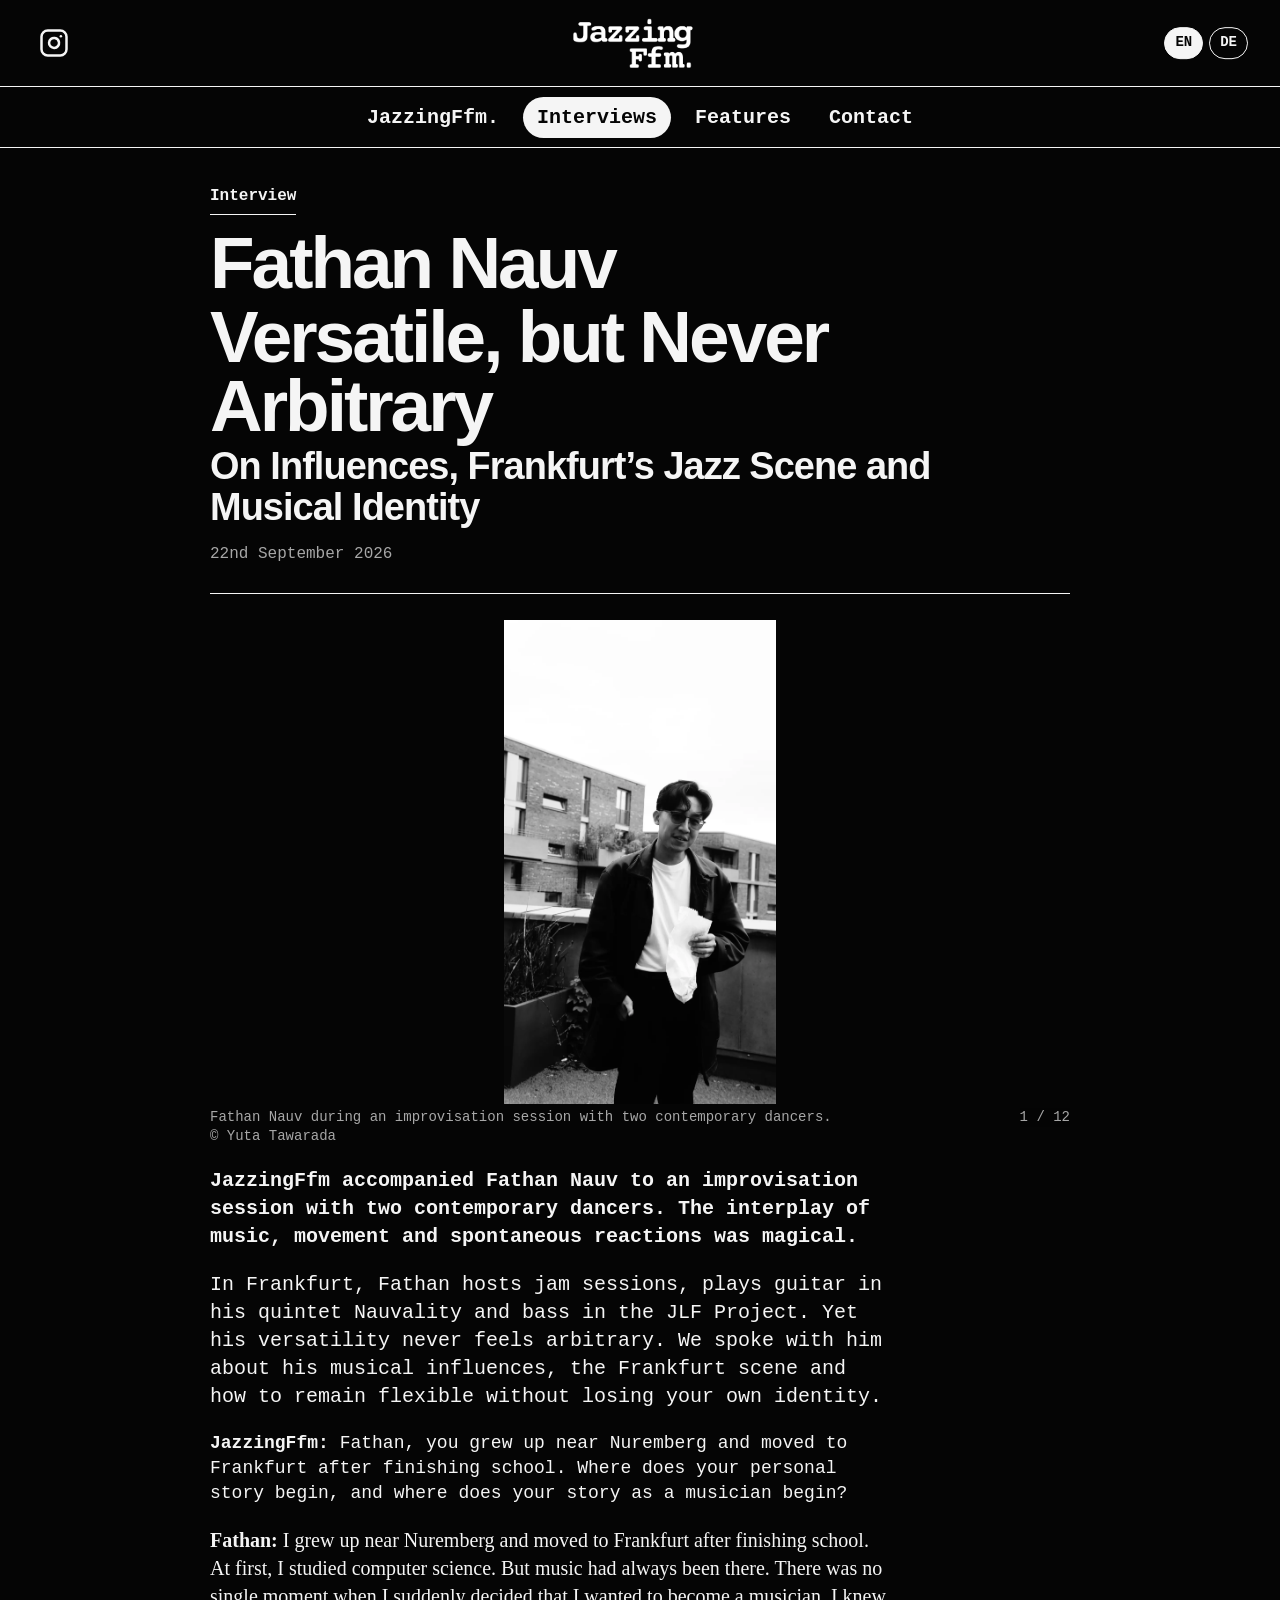
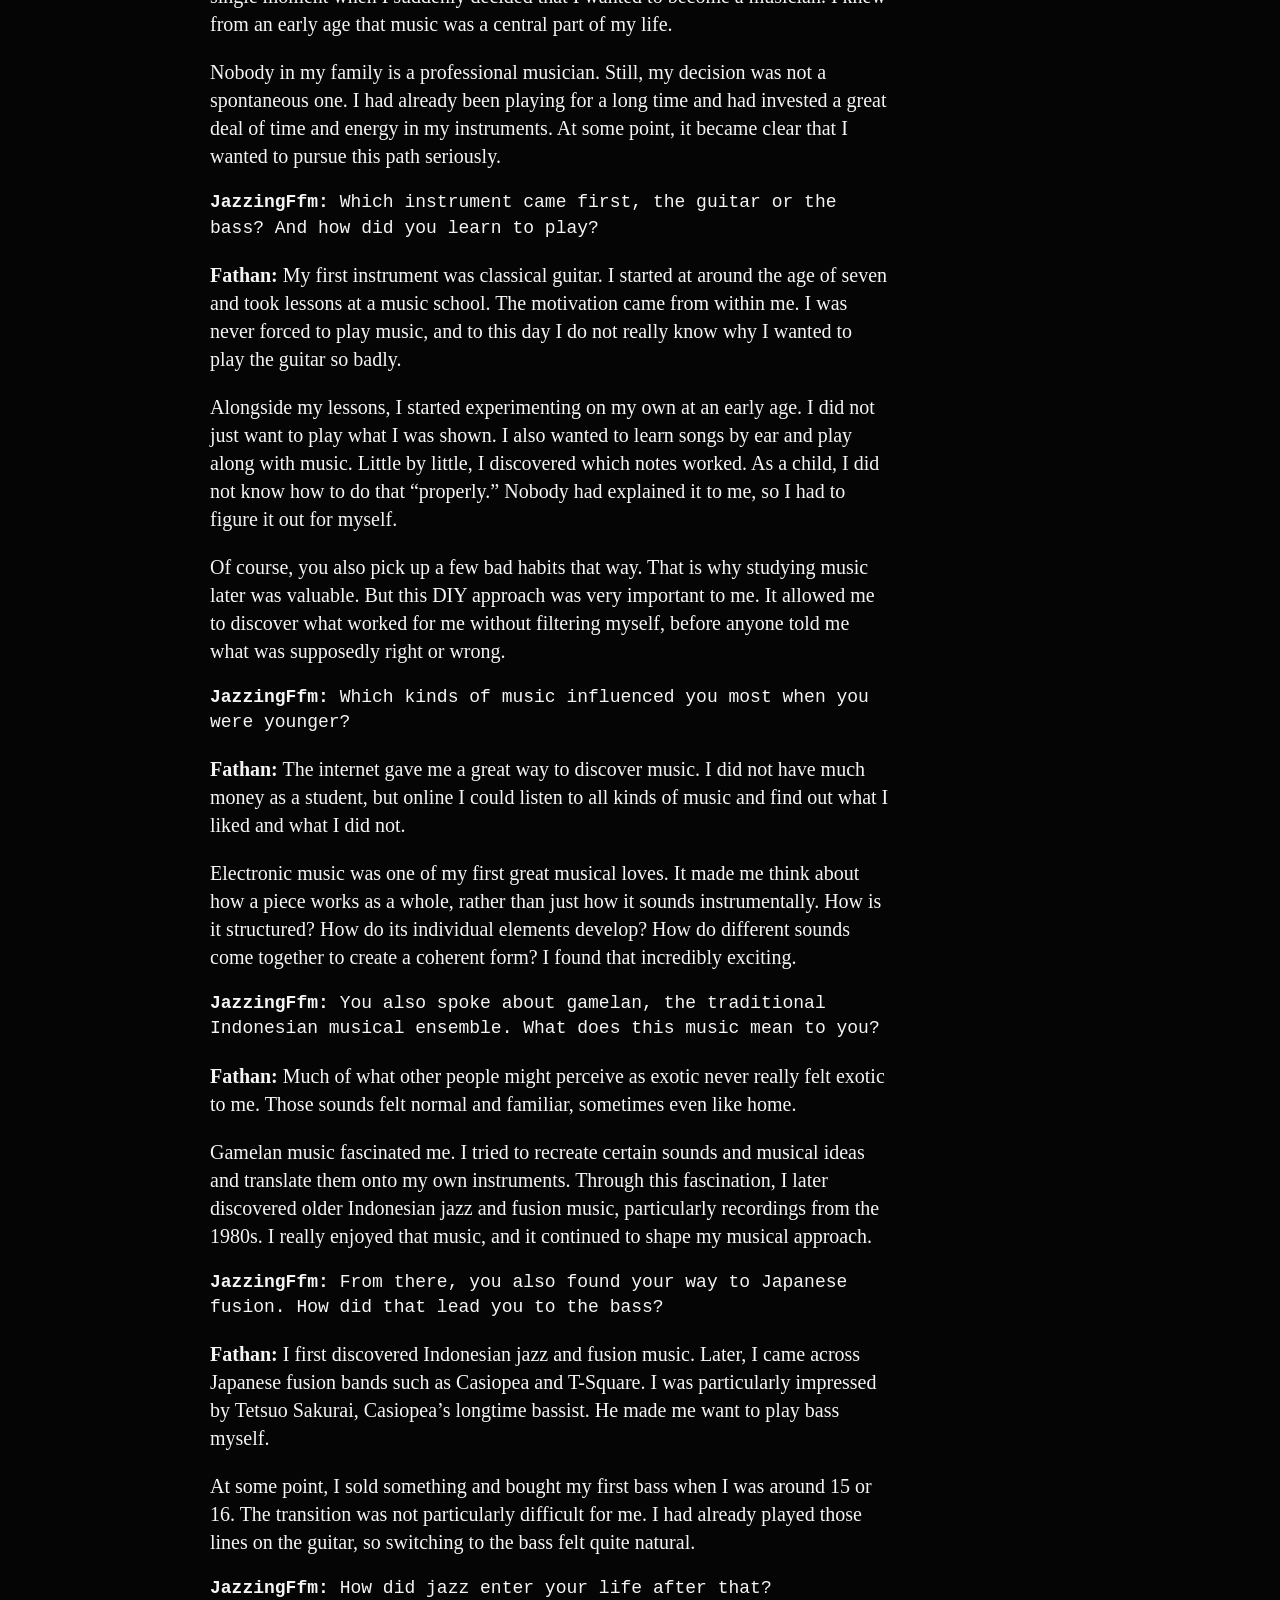
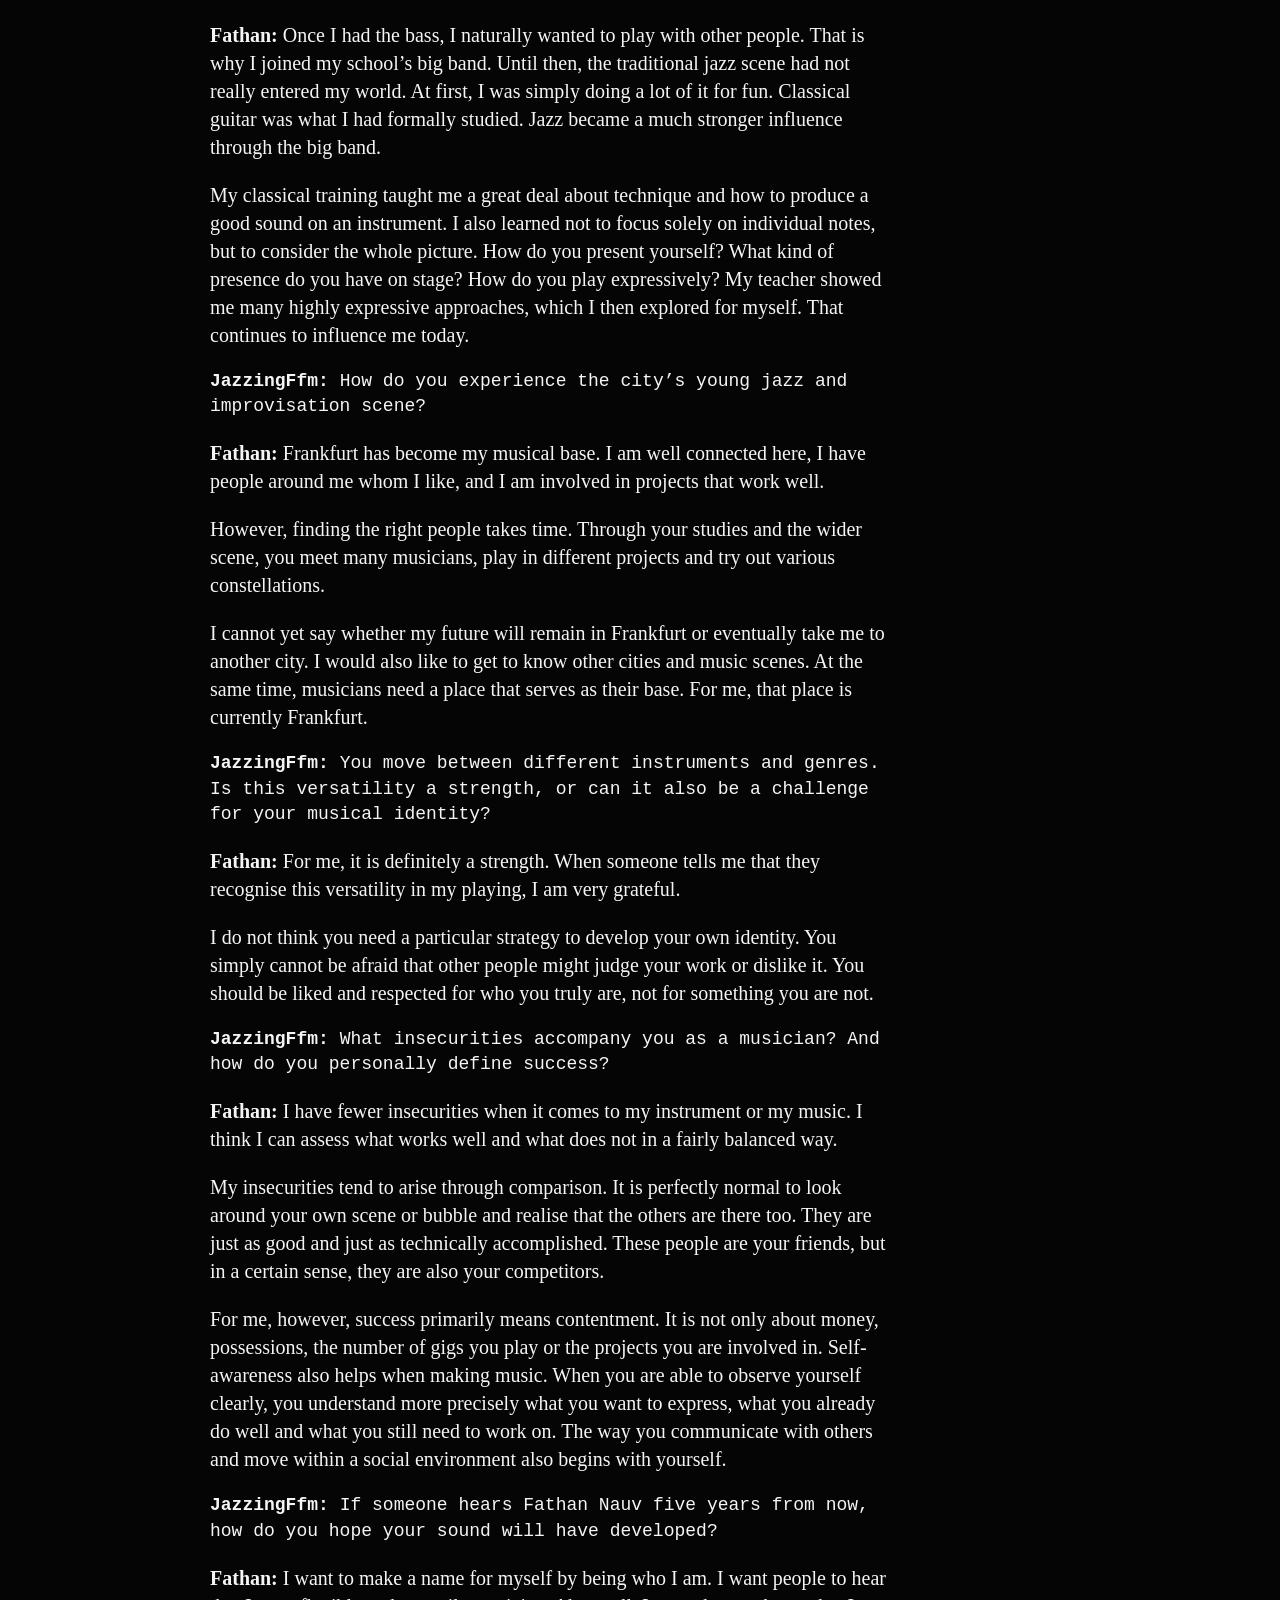
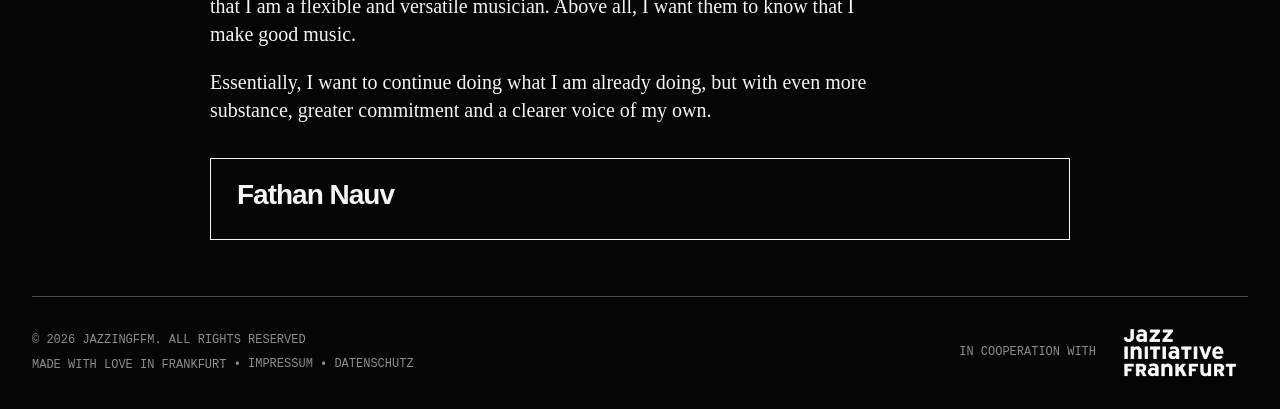
<file: interviews/fathan-nauv/index.html>
<!DOCTYPE html>
<html lang="en">
<head>
  <meta charset="UTF-8" />
  <meta name="viewport" content="width=device-width, initial-scale=1.0" />
  <title>Fathan Nauv — Interview &amp; Portrait | JazzingFfm</title>
  <meta name="description" content="Fathan Nauv on musical influences, Frankfurt’s jazz scene, versatility and musical identity. An interview and portrait by JazzingFfm." />
  <meta name="robots" content="noindex, nofollow" />
  <link rel="canonical" href="https://jazzingffm.de/interviews/fathan-nauv/" />
  <meta property="og:type" content="article" />
  <meta property="og:title" content="Fathan Nauv — Interview &amp; Portrait | JazzingFfm" />
  <meta property="og:description" content="Fathan Nauv on musical influences, Frankfurt’s jazz scene, versatility and developing an identity of his own." />
  <meta property="og:url" content="https://jazzingffm.de/interviews/fathan-nauv/" />
  <meta property="og:image" content="https://jazzingffm.de/images/web/fathan-nauv/fathan1.webp" />
  <link rel="icon" type="image/png" sizes="192x192" href="/favicon.png" />
  <link rel="shortcut icon" href="/favicon.ico" />
  <link rel="apple-touch-icon" href="/tab-icon.png" />
  <link rel="stylesheet" href="/css/style.css?v=caption37" />
  <link rel="stylesheet" href="/css/gallery-transition.css?v=gallery36" />
  <link rel="stylesheet" href="/css/article-caption-gap.css?v=caption43" />
  <link rel="stylesheet" href="/css/site-polish.css?v=15" />
  <link rel="stylesheet" href="/css/article-lightbox.css?v=1" />
  <script type="application/ld+json">{"@context":"https://schema.org","@type":"Article","headline":"Fathan Nauv — Versatile, but Never Arbitrary","datePublished":"2026-09-22","mainEntityOfPage":"https://jazzingffm.de/interviews/fathan-nauv/","publisher":{"@type":"Organization","name":"JazzingFfm","url":"https://jazzingffm.de/"},"description":"Fathan Nauv on musical influences, Frankfurt’s jazz scene, versatility and developing an identity of his own.","image":"https://jazzingffm.de/images/web/fathan-nauv/fathan1.webp"}</script>
</head>
<body>
  <header class="top-header">
    <div class="masthead">
      <a class="header-instagram-link" href="https://www.instagram.com/jazzingffm/" target="_blank" rel="noopener" aria-label="JazzingFfm. on Instagram"><svg viewBox="0 0 24 24" aria-hidden="true" fill="none" stroke-width="2" stroke-linecap="round" stroke-linejoin="round"><rect x="2" y="2" width="20" height="20" rx="5" ry="5"></rect><path d="M16 11.37A4 4 0 1 1 12.63 8 4 4 0 0 1 16 11.37z"></path><line x1="17.5" y1="6.5" x2="17.51" y2="6.5"></line></svg></a>
      <a class="header-logo-link" href="/" aria-label="JazzingFfm. home"><img class="header-logo" src="/header.png" alt="JazzingFfm." /></a>
      <div class="language-switch" aria-label="Language switch"><button type="button" data-lang-button="en">EN</button><button type="button" data-lang-button="de">DE</button></div>
    </div>
  </header>
  <nav class="nav-row" aria-label="Main navigation"><div class="nav-inner"><div class="nav-links">
    <a href="/" data-nav-key="home">JazzingFfm.</a><a href="/#/interviews" data-nav-key="interviews" class="active">Interviews</a><a href="/#/features" data-nav-key="features">Features</a><a href="/#/contact" data-nav-key="contact">Contact</a>
  </div></div></nav>
  <main>
    <section class="page active"><div class="container article-page"><article class="article-shell">
      <a id="articleCategory" class="article-category" href="/#/interviews">Interview</a>
      <h1 id="articleTitle" class="article-title has-title-lines"><span class="article-title-primary">Fathan Nauv</span><span class="article-title-primary">Versatile, but Never Arbitrary</span><span class="article-title-subline">On Influences, Frankfurt’s Jazz Scene and Musical Identity</span></h1>
      <p id="articleByline" class="byline">22nd September 2026</p>
      <hr class="thin-line" />
      <div id="articleGallery" class="article-gallery"><div id="articleGalleryTrack" class="article-gallery-track"><div class="article-hero-image has-photo"><img src="/images/web/fathan-nauv/fathan1.webp" data-src="/images/web/fathan-nauv/fathan1.webp" fetchpriority="high" loading="eager" decoding="async" alt="Fathan Nauv during an improvisation session with two contemporary dancers.
© Yuta Tawarada" /></div></div><button id="galleryPrevious" class="gallery-control previous" type="button" aria-label="Previous photo">‹</button><button id="galleryNext" class="gallery-control next" type="button" aria-label="Next photo">›</button><div id="galleryStatus" class="gallery-status" aria-live="polite"></div></div>
      <p id="articleCaption" class="caption">Fathan Nauv during an improvisation session with two contemporary dancers.
© Yuta Tawarada</p>
      <div id="articleBody" class="article-body"><p>JazzingFfm accompanied Fathan Nauv to an improvisation session with two contemporary dancers. The interplay of music, movement and spontaneous reactions was magical.</p>
<p>In Frankfurt, Fathan hosts jam sessions, plays guitar in his quintet Nauvality and bass in the JLF Project. Yet his versatility never feels arbitrary. We spoke with him about his musical influences, the Frankfurt scene and how to remain flexible without losing your own identity.</p>
<p class="question"><strong>JazzingFfm:</strong> Fathan, you grew up near Nuremberg and moved to Frankfurt after finishing school. Where does your personal story begin, and where does your story as a musician begin?</p>
<p class="answer"><strong>Fathan:</strong> I grew up near Nuremberg and moved to Frankfurt after finishing school. At first, I studied computer science. But music had always been there. There was no single moment when I suddenly decided that I wanted to become a musician. I knew from an early age that music was a central part of my life.</p>
<p class="answer">Nobody in my family is a professional musician. Still, my decision was not a spontaneous one. I had already been playing for a long time and had invested a great deal of time and energy in my instruments. At some point, it became clear that I wanted to pursue this path seriously.</p>
<p class="question"><strong>JazzingFfm:</strong> Which instrument came first, the guitar or the bass? And how did you learn to play?</p>
<p class="answer"><strong>Fathan:</strong> My first instrument was classical guitar. I started at around the age of seven and took lessons at a music school. The motivation came from within me. I was never forced to play music, and to this day I do not really know why I wanted to play the guitar so badly.</p>
<p class="answer">Alongside my lessons, I started experimenting on my own at an early age. I did not just want to play what I was shown. I also wanted to learn songs by ear and play along with music. Little by little, I discovered which notes worked. As a child, I did not know how to do that “properly.” Nobody had explained it to me, so I had to figure it out for myself.</p>
<p class="answer">Of course, you also pick up a few bad habits that way. That is why studying music later was valuable. But this DIY approach was very important to me. It allowed me to discover what worked for me without filtering myself, before anyone told me what was supposedly right or wrong.</p>
<p class="question"><strong>JazzingFfm:</strong> Which kinds of music influenced you most when you were younger?</p>
<p class="answer"><strong>Fathan:</strong> The internet gave me a great way to discover music. I did not have much money as a student, but online I could listen to all kinds of music and find out what I liked and what I did not.</p>
<p class="answer">Electronic music was one of my first great musical loves. It made me think about how a piece works as a whole, rather than just how it sounds instrumentally. How is it structured? How do its individual elements develop? How do different sounds come together to create a coherent form? I found that incredibly exciting.</p>
<p class="question"><strong>JazzingFfm:</strong> You also spoke about gamelan, the traditional Indonesian musical ensemble. What does this music mean to you?</p>
<p class="answer"><strong>Fathan:</strong> Much of what other people might perceive as exotic never really felt exotic to me. Those sounds felt normal and familiar, sometimes even like home.</p>
<p class="answer">Gamelan music fascinated me. I tried to recreate certain sounds and musical ideas and translate them onto my own instruments. Through this fascination, I later discovered older Indonesian jazz and fusion music, particularly recordings from the 1980s. I really enjoyed that music, and it continued to shape my musical approach.</p>
<p class="question"><strong>JazzingFfm:</strong> From there, you also found your way to Japanese fusion. How did that lead you to the bass?</p>
<p class="answer"><strong>Fathan:</strong> I first discovered Indonesian jazz and fusion music. Later, I came across Japanese fusion bands such as Casiopea and T-Square. I was particularly impressed by Tetsuo Sakurai, Casiopea’s longtime bassist. He made me want to play bass myself.</p>
<p class="answer">At some point, I sold something and bought my first bass when I was around 15 or 16. The transition was not particularly difficult for me. I had already played those lines on the guitar, so switching to the bass felt quite natural.</p>
<p class="question"><strong>JazzingFfm:</strong> How did jazz enter your life after that?</p>
<p class="answer"><strong>Fathan:</strong> Once I had the bass, I naturally wanted to play with other people. That is why I joined my school’s big band. Until then, the traditional jazz scene had not really entered my world. At first, I was simply doing a lot of it for fun. Classical guitar was what I had formally studied. Jazz became a much stronger influence through the big band.</p>
<p class="answer">My classical training taught me a great deal about technique and how to produce a good sound on an instrument. I also learned not to focus solely on individual notes, but to consider the whole picture. How do you present yourself? What kind of presence do you have on stage? How do you play expressively? My teacher showed me many highly expressive approaches, which I then explored for myself. That continues to influence me today.</p>
<p class="question"><strong>JazzingFfm:</strong> How do you experience the city’s young jazz and improvisation scene?</p>
<p class="answer"><strong>Fathan:</strong> Frankfurt has become my musical base. I am well connected here, I have people around me whom I like, and I am involved in projects that work well.</p>
<p class="answer">However, finding the right people takes time. Through your studies and the wider scene, you meet many musicians, play in different projects and try out various constellations.</p>
<p class="answer">I cannot yet say whether my future will remain in Frankfurt or eventually take me to another city. I would also like to get to know other cities and music scenes. At the same time, musicians need a place that serves as their base. For me, that place is currently Frankfurt.</p>
<p class="question"><strong>JazzingFfm:</strong> You move between different instruments and genres. Is this versatility a strength, or can it also be a challenge for your musical identity?</p>
<p class="answer"><strong>Fathan:</strong> For me, it is definitely a strength. When someone tells me that they recognise this versatility in my playing, I am very grateful.</p>
<p class="answer">I do not think you need a particular strategy to develop your own identity. You simply cannot be afraid that other people might judge your work or dislike it. You should be liked and respected for who you truly are, not for something you are not.</p>
<p class="question"><strong>JazzingFfm:</strong> What insecurities accompany you as a musician? And how do you personally define success?</p>
<p class="answer"><strong>Fathan:</strong> I have fewer insecurities when it comes to my instrument or my music. I think I can assess what works well and what does not in a fairly balanced way.</p>
<p class="answer">My insecurities tend to arise through comparison. It is perfectly normal to look around your own scene or bubble and realise that the others are there too. They are just as good and just as technically accomplished. These people are your friends, but in a certain sense, they are also your competitors.</p>
<p class="answer">For me, however, success primarily means contentment. It is not only about money, possessions, the number of gigs you play or the projects you are involved in. Self-awareness also helps when making music. When you are able to observe yourself clearly, you understand more precisely what you want to express, what you already do well and what you still need to work on. The way you communicate with others and move within a social environment also begins with yourself.</p>
<p class="question"><strong>JazzingFfm:</strong> If someone hears Fathan Nauv five years from now, how do you hope your sound will have developed?</p>
<p class="answer"><strong>Fathan:</strong> I want to make a name for myself by being who I am. I want people to hear that I am a flexible and versatile musician. Above all, I want them to know that I make good music.</p>
<p class="answer">Essentially, I want to continue doing what I am already doing, but with even more substance, greater commitment and a clearer voice of my own.</p></div>
      <aside id="articleBio" class="artist-bio" aria-labelledby="articleBioTitle"><h2 id="articleBioTitle">Fathan Nauv</h2><p id="articleBioText"></p></aside>
    </article></div></section>
  </main>
  <footer class="site-footer"><div class="footer-main"><div class="footer-left"><div class="copyright"><p>© 2026 JAZZINGFFM. ALL RIGHTS RESERVED</p><div class="footer-meta"><p id="footerLove">MADE WITH LOVE IN FRANKFURT</p><span class="footer-separator" aria-hidden="true">•</span><nav class="footer-legal" aria-label="Legal"><a href="/impressum/">Impressum</a><span class="footer-separator" aria-hidden="true">•</span><a href="/datenschutz/">Datenschutz</a></nav></div></div></div><div class="footer-partner"><span id="footerPartnerLabel">In cooperation with</span><a href="https://www.jazz-frankfurt.de/" target="_blank" rel="noopener noreferrer" aria-label="Jazz-Initiative Frankfurt am Main e.V."><img src="/JIF_logo.png" alt="Jazz-Initiative Frankfurt am Main e.V." /></a></div></div></footer>
  <script src="/data/articles.js?v=8"></script><script src="/articles/fathan-nauv.js?v=4"></script><script src="/js/static-article.js?v=19"></script><script src="/js/article-lightbox.js?v=3"></script>
</body>
</html>
</file>
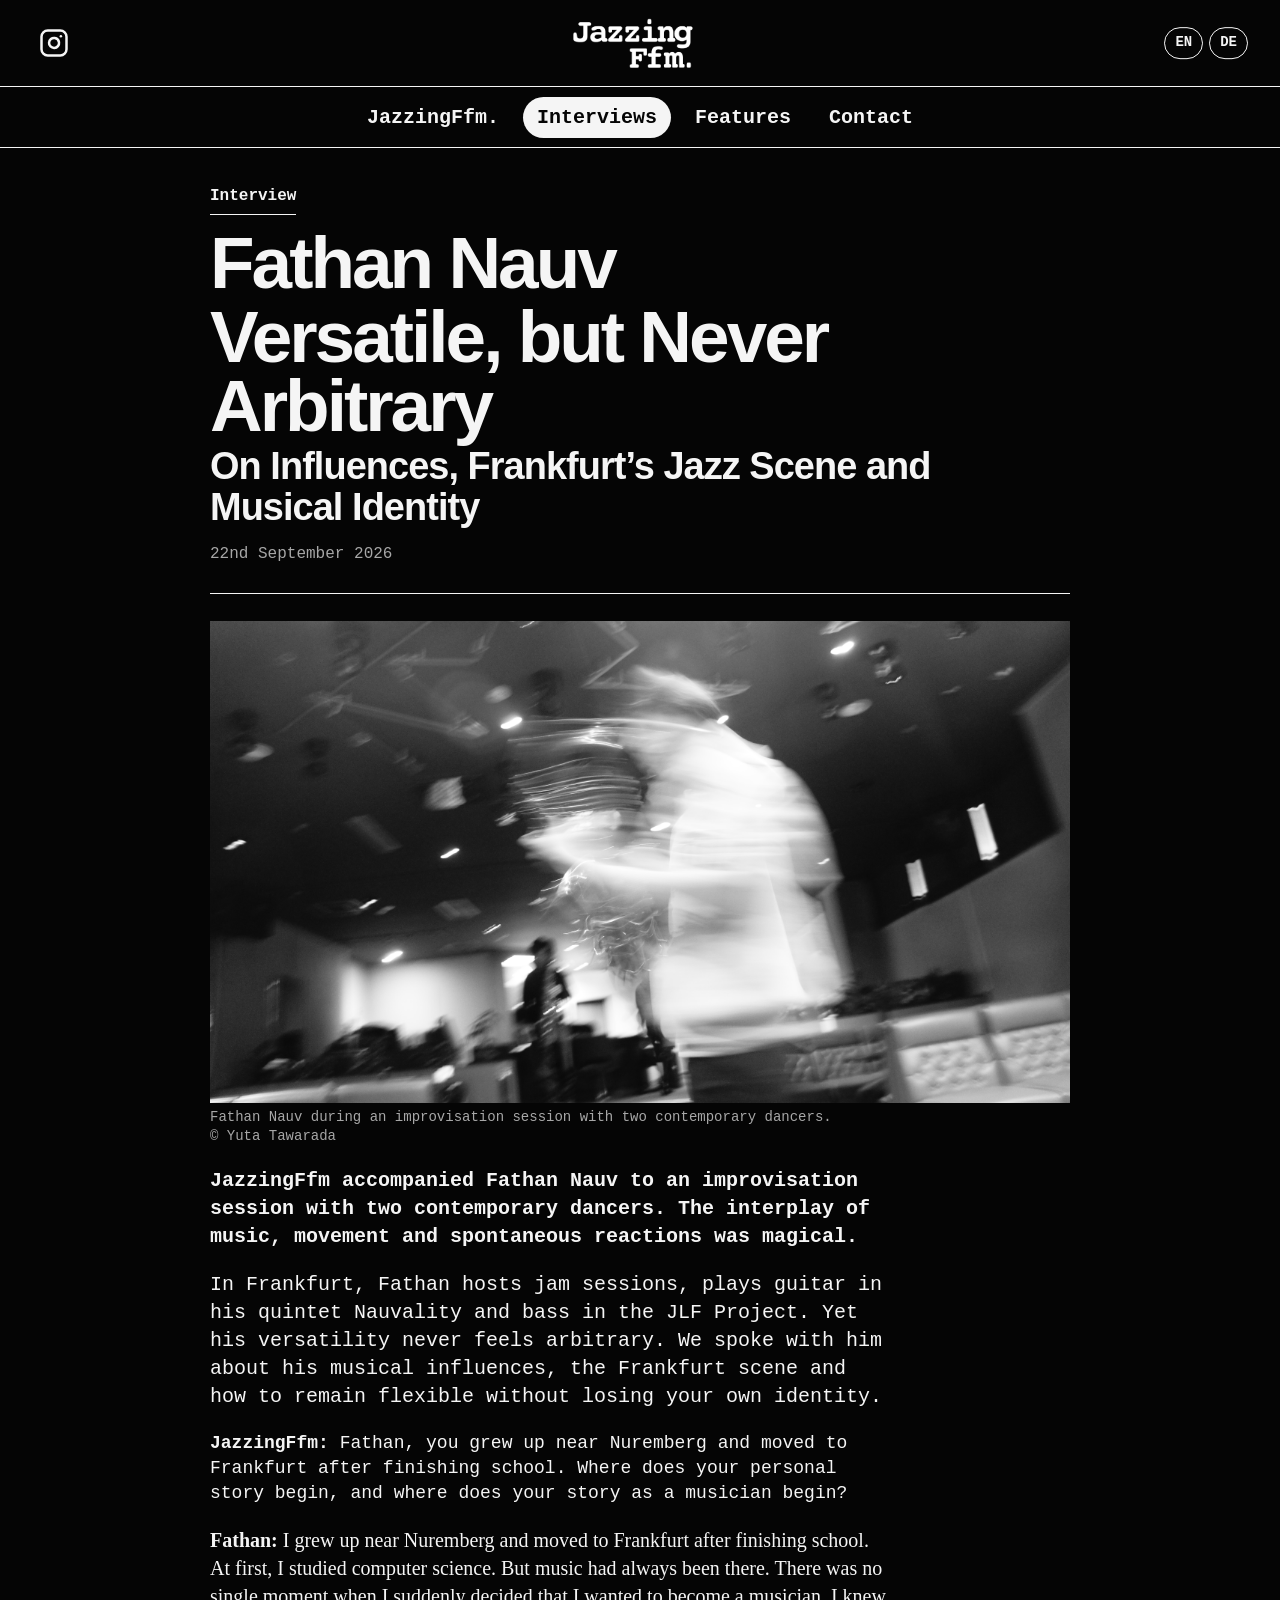
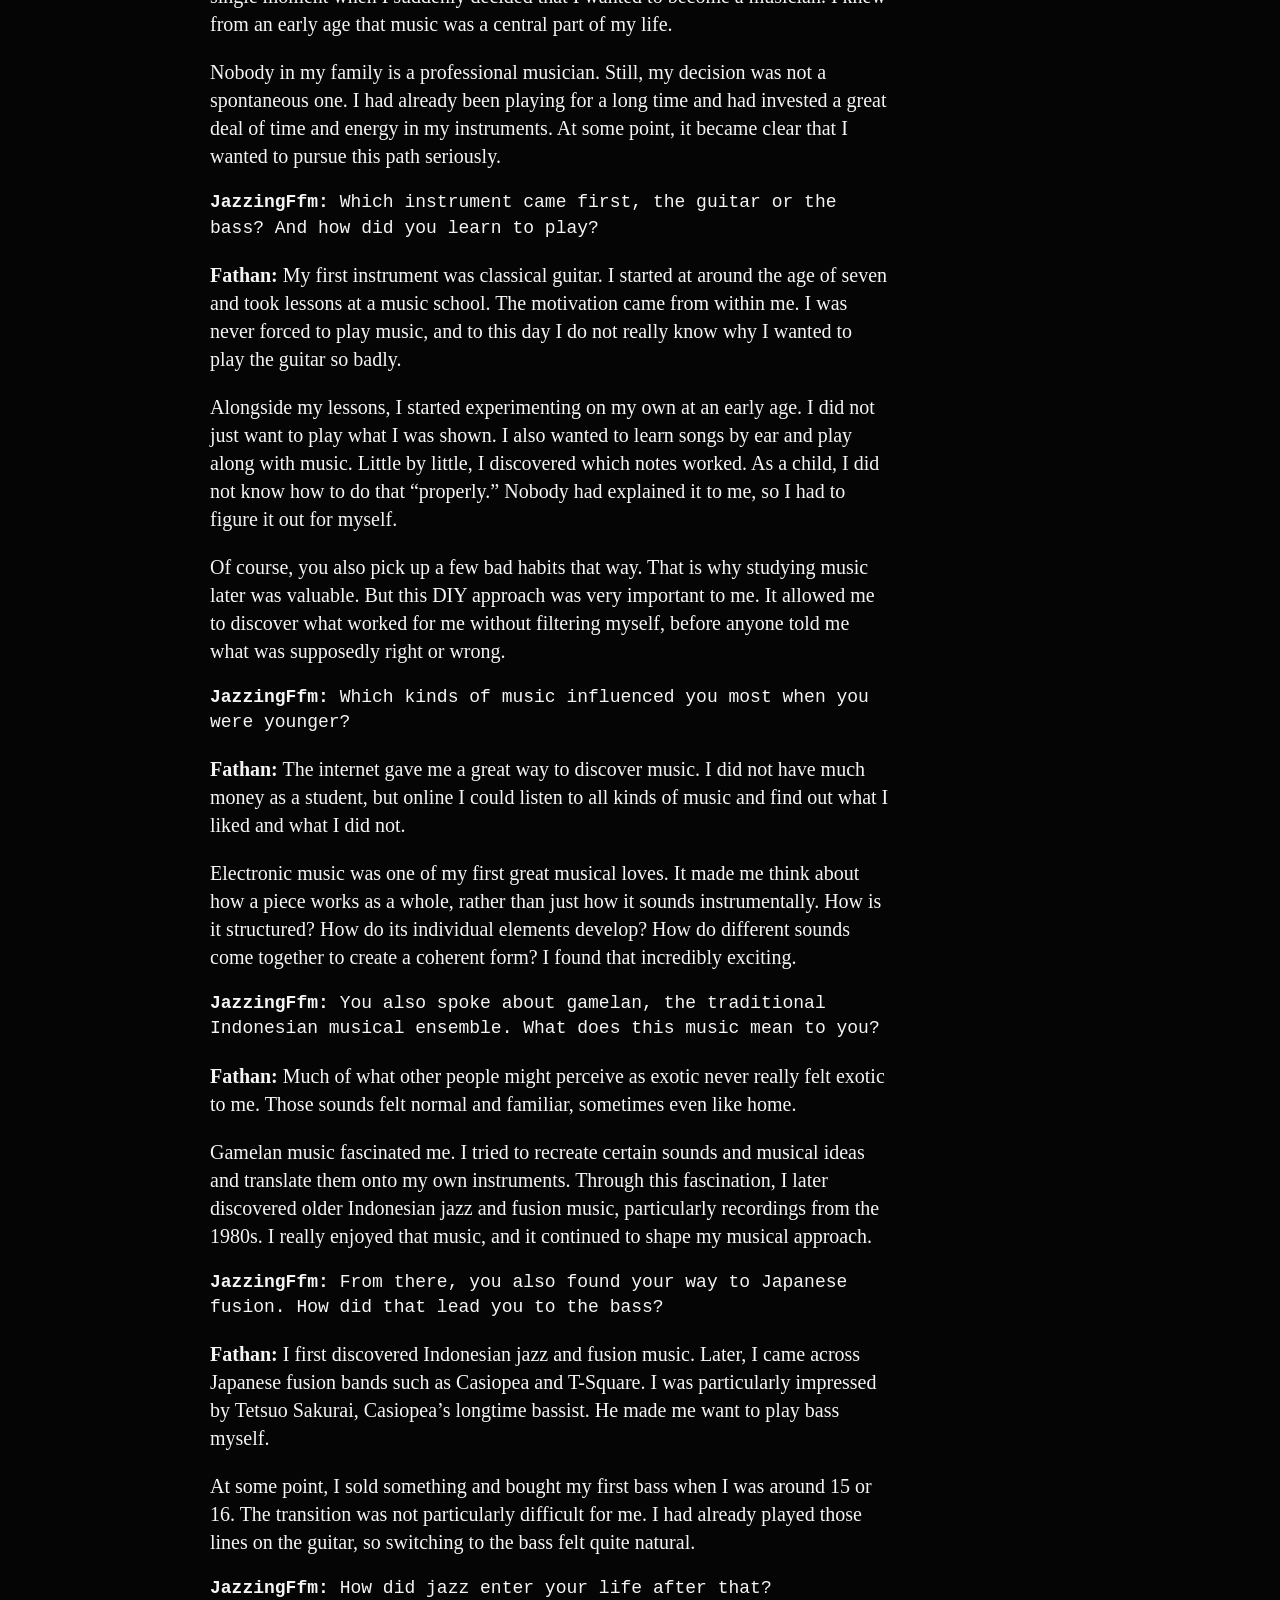
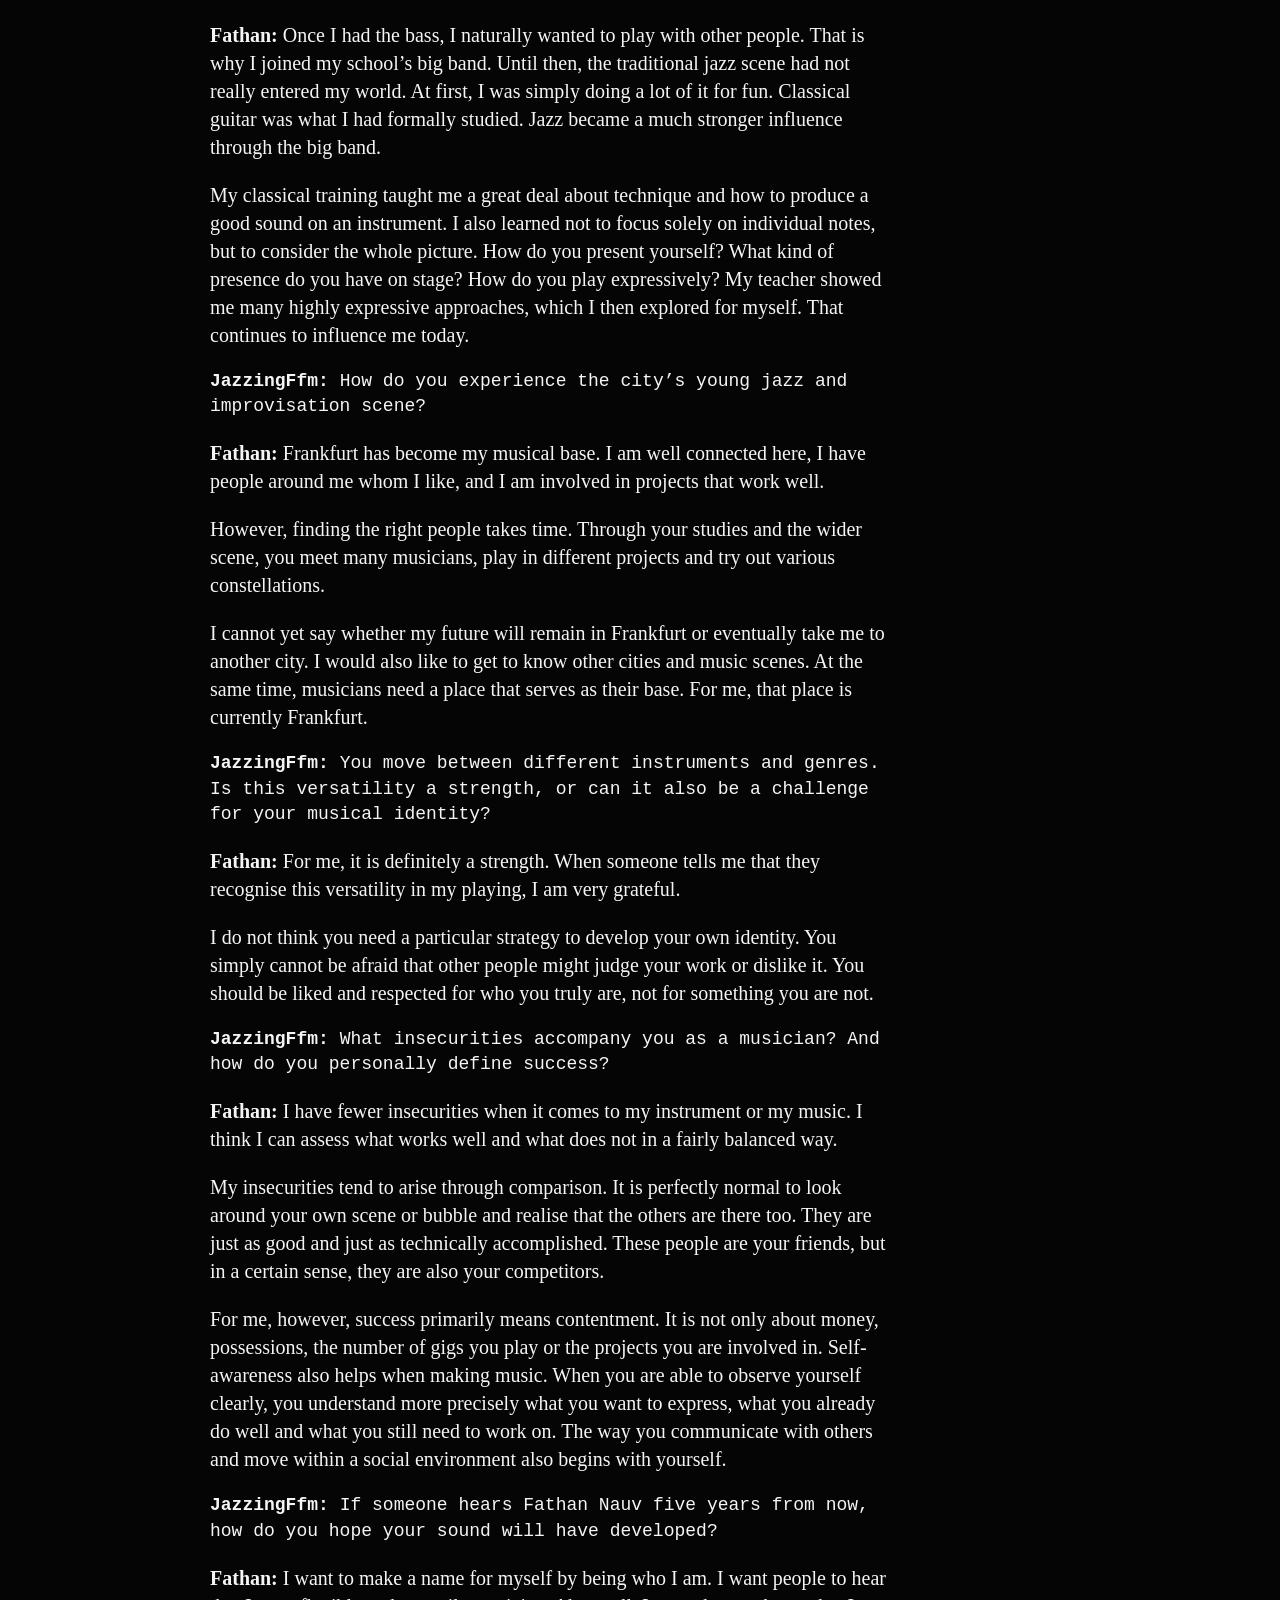
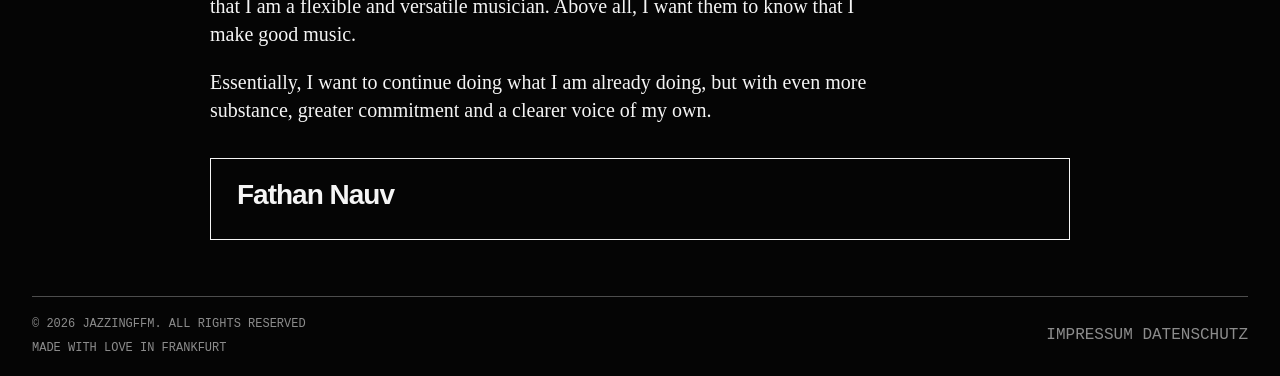
<file: interviews/leo-mori/index.html>
<!DOCTYPE html>
<html lang="en">
<head>
  <meta charset="UTF-8" />
  <meta name="viewport" content="width=device-width, initial-scale=1.0" />
  <title>Mustermann Jazzing1 — Interview & Portrait | JazzingFfm</title>
  <meta name="description" content="Mustermann Jazzing1 on saxophone sound, improvisation, listening and Frankfurt's jazz scene. An interview and portrait by JazzingFfm." />
  <meta name="robots" content="index, follow" />
  <link rel="canonical" href="https://jazzingffm.de/interviews/leo-mori/" />
  <meta property="og:type" content="article" />
  <meta property="og:title" content="Mustermann Jazzing1 — Interview & Portrait | JazzingFfm" />
  <meta property="og:description" content="A conversation about saxophone sound, improvisation, local scenes and the discipline of listening." />
  <meta property="og:url" content="https://jazzingffm.de/interviews/leo-mori/" />
  <meta property="og:image" content="https://jazzingffm.de/images/leo-mori/leo-mori-01.jpg" />
  <link rel="icon" type="image/png" sizes="192x192" href="/favicon.png" />
  <link rel="shortcut icon" href="/favicon.ico" />
  <link rel="apple-touch-icon" href="/tab-icon.png" />
  <link rel="stylesheet" href="/css/style.css?v=caption37" />
  <link rel="stylesheet" href="/css/gallery-transition.css?v=gallery31" />
  <link rel="stylesheet" href="/css/article-caption-gap.css?v=caption38" />
  <link rel="stylesheet" href="/css/site-polish.css?v=8" />
  <script type="application/ld+json">{"@context":"https://schema.org","@type":"Article","headline":"Mustermann Jazzing1 on sound, space and listening between the notes","datePublished":"2026-07-31","mainEntityOfPage":"https://jazzingffm.de/interviews/leo-mori/","publisher":{"@type":"Organization","name":"JazzingFfm","url":"https://jazzingffm.de/"},"description":"A conversation about saxophone sound, improvisation, local scenes and the discipline of listening.","image":"https://jazzingffm.de/images/leo-mori/leo-mori-01.jpg"}</script>
</head>
<body>
  <header class="top-header">
    <div class="masthead">
      <a class="header-instagram-link" href="https://www.instagram.com/jazzingffm/" target="_blank" rel="noopener" aria-label="JazzingFfm. on Instagram"><svg viewBox="0 0 24 24" aria-hidden="true" fill="none" stroke-width="2" stroke-linecap="round" stroke-linejoin="round"><rect x="2" y="2" width="20" height="20" rx="5" ry="5"></rect><path d="M16 11.37A4 4 0 1 1 12.63 8 4 4 0 0 1 16 11.37z"></path><line x1="17.5" y1="6.5" x2="17.51" y2="6.5"></line></svg></a>
      <a class="header-logo-link" href="/" aria-label="JazzingFfm. home"><img class="header-logo" src="/header.png" alt="JazzingFfm." /></a>
      <div class="language-switch" aria-label="Language switch"><button type="button" data-lang-button="en">EN</button><button type="button" data-lang-button="de">DE</button></div>
    </div>
  </header>
  <nav class="nav-row" aria-label="Main navigation"><div class="nav-inner"><div class="nav-links">
    <a href="/" data-nav-key="home">JazzingFfm.</a><a href="/#/interviews" data-nav-key="interviews" class="active">Interviews</a><a href="/#/features" data-nav-key="features">Features</a><a href="/#/contact" data-nav-key="contact">Contact</a>
  </div></div></nav>
  <main>
    <section class="page active"><div class="container article-page"><article class="article-shell">
      <a id="articleCategory" class="article-category" href="/#/interviews">Interviews</a>
      <h1 id="articleTitle" class="article-title">Mustermann Jazzing1 on sound, space and listening between the notes</h1>
      <p id="articleByline" class="byline">31st July 2026</p>
      <hr class="thin-line" />
      <div id="articleGallery" class="article-gallery"><div id="articleGalleryTrack" class="article-gallery-track"><div class="article-hero-image has-photo"><img src="/images/leo-mori/leo-mori-01.jpg" alt="Mustermann Jazzing1 photographed in Frankfurt" /></div></div><button id="galleryPrevious" class="gallery-control previous" type="button" aria-label="Previous photo">‹</button><button id="galleryNext" class="gallery-control next" type="button" aria-label="Next photo">›</button><div id="galleryStatus" class="gallery-status" aria-live="polite"></div></div>
      <p id="articleCaption" class="caption">Mustermann Jazzing1 photographed in Frankfurt. Photo placeholder.</p>
      <div id="articleBody" class="article-body">
        <p>Mustermann Jazzing1 is a saxophonist whose playing moves between lyricism, texture and sharp rhythmic instinct. In this conversation, we spoke about sound, practice, Frankfurt’s jazz scene and the strange balance between control and surrender in improvised music.</p>
        <p class="question">JazzingFfm: When you think about your own sound, what do you listen for first?</p>
        <p><strong>Mustermann Jazzing1</strong>: I listen for the center of the sound. Not just whether the note is correct, but whether it has weight, air and intention. The sound has to feel alive before the phrase can say anything.</p>
        <p class="question">JazzingFfm: How much of improvisation is freedom, and how much is structure?</p>
        <p><strong>Mustermann Jazzing1</strong>: For me, freedom only becomes interesting when there is something pushing against it. Harmony, rhythm, form, even the room itself — these things give the music resistance. Without resistance, freedom can become vague.</p>
        <p class="question">JazzingFfm: What makes Frankfurt interesting as a place for jazz?</p>
        <p><strong>Mustermann Jazzing1</strong>: It is not too big and not too small. You can meet people, hear what they are working on, and build something slowly. There are musicians coming from different backgrounds, and that creates a lot of possible sounds.</p>
      </div>
      <aside id="articleBio" class="artist-bio" aria-labelledby="articleBioTitle"><h2 id="articleBioTitle">Mustermann Jazzing1</h2><p id="articleBioText">Mustermann Jazzing1 is a saxophonist whose playing moves between lyricism, texture and sharp rhythmic instinct. His work explores sound, improvisation and the balance between control and openness.</p></aside>
    </article></div></section>
  </main>
  <footer class="site-footer"><div class="footer-main"><div class="footer-left"><div class="copyright"><p>© 2026 JAZZINGFFM. ALL RIGHTS RESERVED</p><p id="footerLove">MADE WITH LOVE IN FRANKFURT</p></div></div><nav class="footer-legal" aria-label="Legal"><a href="/impressum/">Impressum</a><a href="/datenschutz/">Datenschutz</a></nav></div></footer>
  <script src="/data/articles.js"></script><script src="/articles/leo-mori.js"></script><script src="/js/static-article.js?v=3"></script>
</body>
</html>
</file>
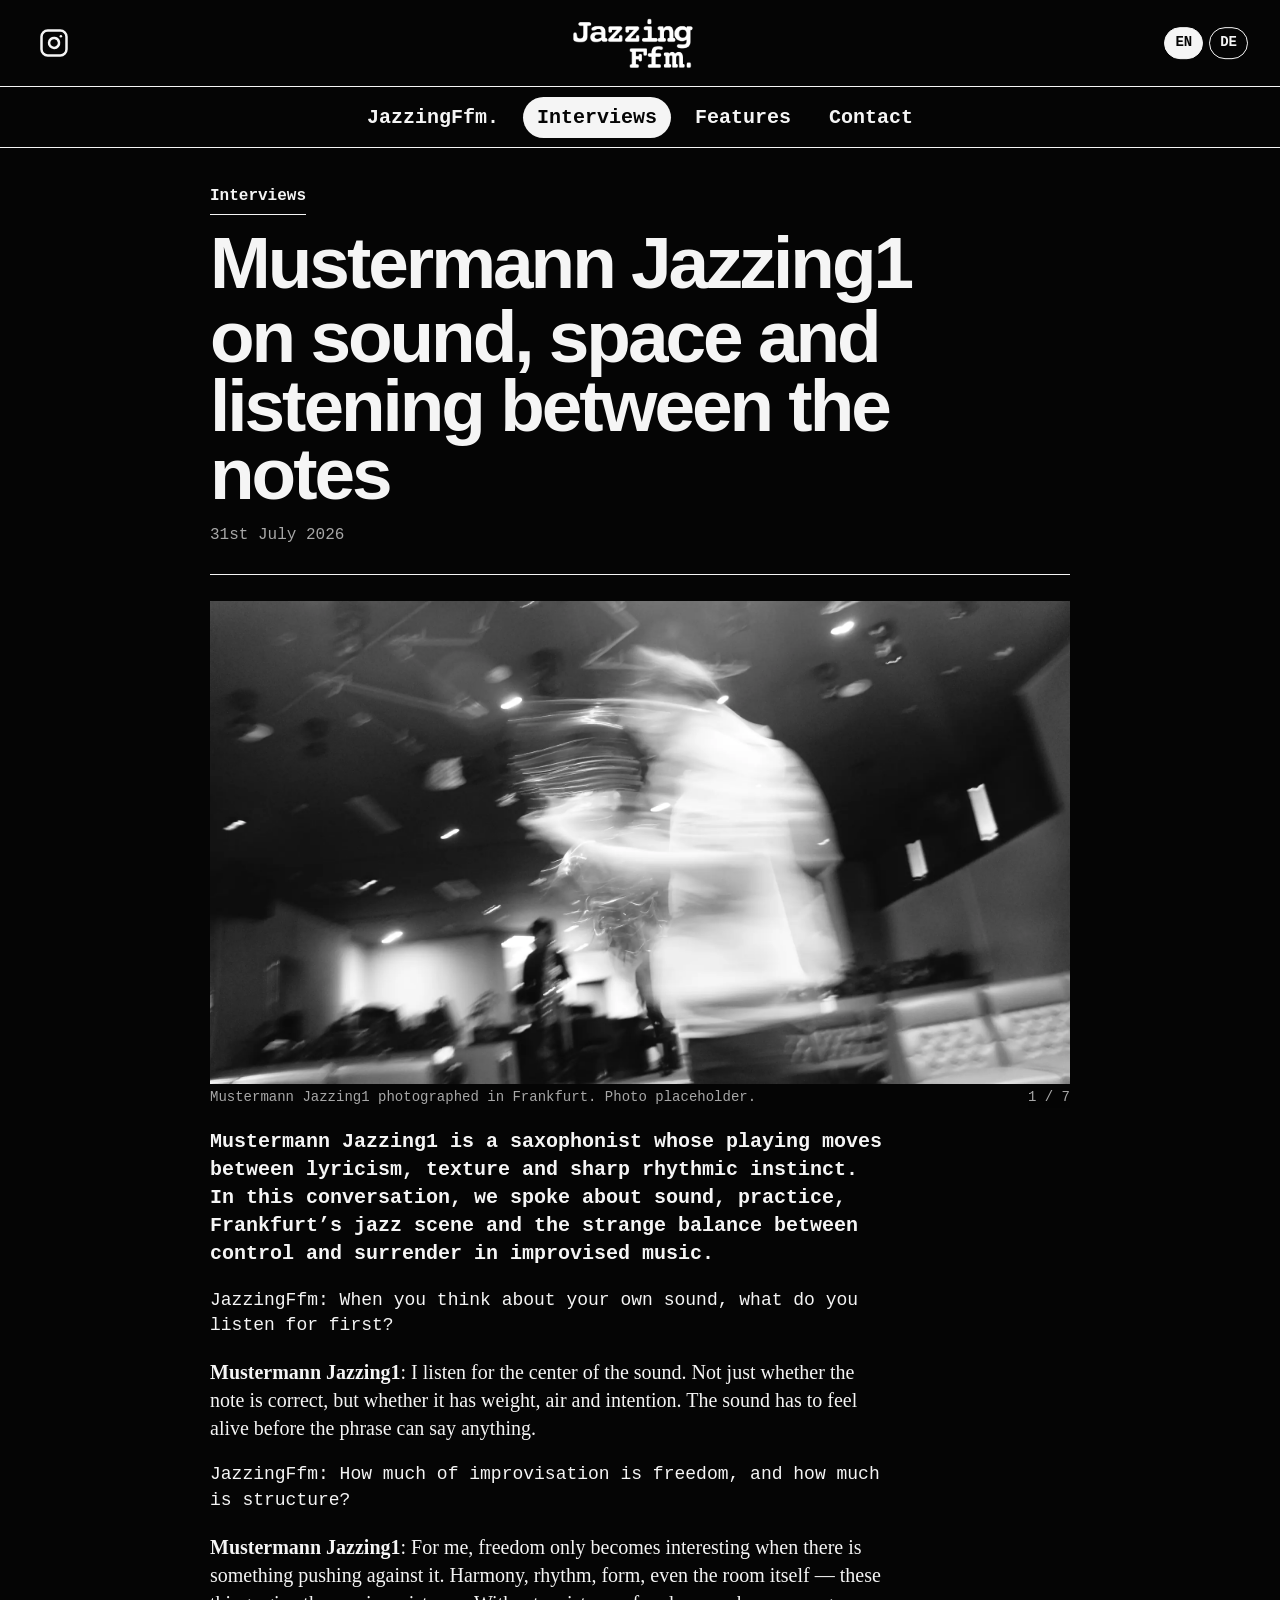
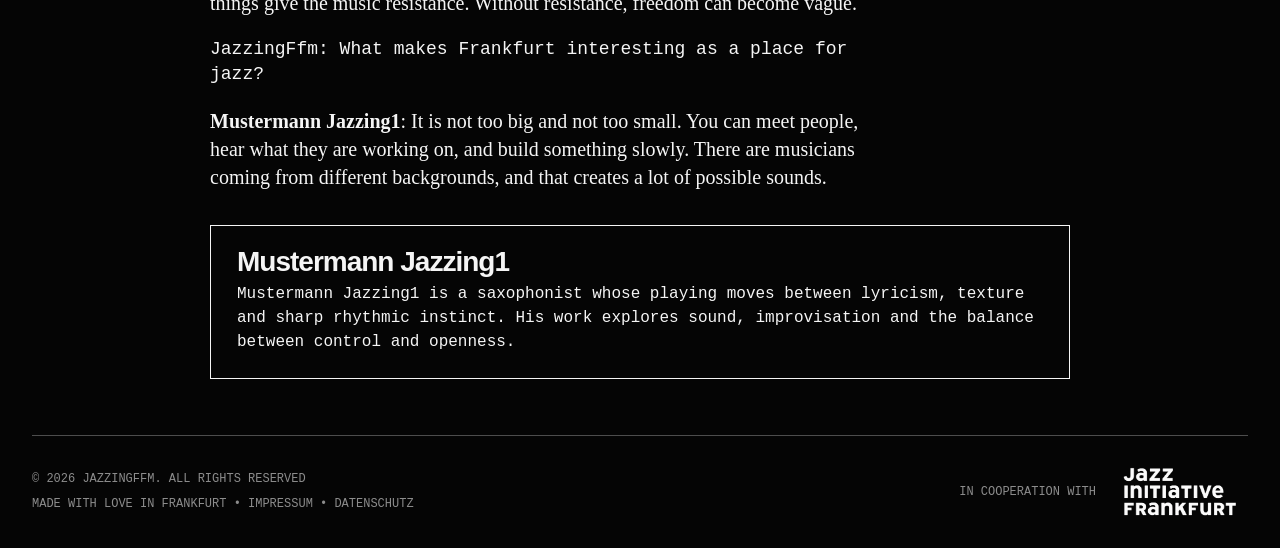
<file: interviews/mustermann-jazzing1/index.html>
<!DOCTYPE html>
<html lang="en">
<head>
  <meta charset="UTF-8" />
  <meta name="viewport" content="width=device-width, initial-scale=1.0" />
  <title>Mustermann Jazzing1 — Interview & Portrait | JazzingFfm</title>
  <meta name="description" content="Mustermann Jazzing1 on saxophone sound, improvisation, listening and Frankfurt's jazz scene. An interview and portrait by JazzingFfm." />
  <meta name="robots" content="index, follow" />
  <link rel="canonical" href="https://jazzingffm.de/interviews/mustermann-jazzing1/" />
  <meta property="og:type" content="article" />
  <meta property="og:title" content="Mustermann Jazzing1 — Interview & Portrait | JazzingFfm" />
  <meta property="og:description" content="A conversation about saxophone sound, improvisation, local scenes and the discipline of listening." />
  <meta property="og:url" content="https://jazzingffm.de/interviews/mustermann-jazzing1/" />
  <meta property="og:image" content="https://jazzingffm.de/images/mustermann-jazzing1/mustermann-jazzing1-01.jpg" />
  <link rel="icon" type="image/png" sizes="192x192" href="/favicon.png" />
  <link rel="shortcut icon" href="/favicon.ico" />
  <link rel="apple-touch-icon" href="/tab-icon.png" />
  <link rel="stylesheet" href="/css/style.css?v=caption37" />
  <link rel="stylesheet" href="/css/gallery-transition.css?v=gallery36" />
  <link rel="stylesheet" href="/css/article-caption-gap.css?v=caption43" />
  <link rel="stylesheet" href="/css/site-polish.css?v=15" />
  <link rel="stylesheet" href="/css/article-lightbox.css?v=1" />
  <script type="application/ld+json">{"@context":"https://schema.org","@type":"Article","headline":"Mustermann Jazzing1 on sound, space and listening between the notes","datePublished":"2026-07-31","mainEntityOfPage":"https://jazzingffm.de/interviews/mustermann-jazzing1/","publisher":{"@type":"Organization","name":"JazzingFfm","url":"https://jazzingffm.de/"},"description":"A conversation about saxophone sound, improvisation, local scenes and the discipline of listening.","image":"https://jazzingffm.de/images/mustermann-jazzing1/mustermann-jazzing1-01.jpg"}</script>
</head>
<body>
  <header class="top-header">
    <div class="masthead">
      <a class="header-instagram-link" href="https://www.instagram.com/jazzingffm/" target="_blank" rel="noopener" aria-label="JazzingFfm. on Instagram"><svg viewBox="0 0 24 24" aria-hidden="true" fill="none" stroke-width="2" stroke-linecap="round" stroke-linejoin="round"><rect x="2" y="2" width="20" height="20" rx="5" ry="5"></rect><path d="M16 11.37A4 4 0 1 1 12.63 8 4 4 0 0 1 16 11.37z"></path><line x1="17.5" y1="6.5" x2="17.51" y2="6.5"></line></svg></a>
      <a class="header-logo-link" href="/" aria-label="JazzingFfm. home"><img class="header-logo" src="/header.png" alt="JazzingFfm." /></a>
      <div class="language-switch" aria-label="Language switch"><button type="button" data-lang-button="en">EN</button><button type="button" data-lang-button="de">DE</button></div>
    </div>
  </header>
  <nav class="nav-row" aria-label="Main navigation"><div class="nav-inner"><div class="nav-links">
    <a href="/" data-nav-key="home">JazzingFfm.</a><a href="/#/interviews" data-nav-key="interviews" class="active">Interviews</a><a href="/#/features" data-nav-key="features">Features</a><a href="/#/contact" data-nav-key="contact">Contact</a>
  </div></div></nav>
  <main>
    <section class="page active"><div class="container article-page"><article class="article-shell">
      <a id="articleCategory" class="article-category" href="/#/interviews">Interviews</a>
      <h1 id="articleTitle" class="article-title">Mustermann Jazzing1 on sound, space and listening between the notes</h1>
      <p id="articleByline" class="byline">31st July 2026</p>
      <hr class="thin-line" />
      <div id="articleGallery" class="article-gallery"><div id="articleGalleryTrack" class="article-gallery-track"><div class="article-hero-image has-photo"><img src="/images/web/mustermann-jazzing1/mustermann-jazzing1-01.webp" data-src="/images/web/mustermann-jazzing1/mustermann-jazzing1-01.webp" fetchpriority="high" loading="eager" decoding="async" alt="Mustermann Jazzing1 photographed in Frankfurt" /></div></div><button id="galleryPrevious" class="gallery-control previous" type="button" aria-label="Previous photo">‹</button><button id="galleryNext" class="gallery-control next" type="button" aria-label="Next photo">›</button><div id="galleryStatus" class="gallery-status" aria-live="polite"></div></div>
      <p id="articleCaption" class="caption">Mustermann Jazzing1 photographed in Frankfurt. Photo placeholder.</p>
      <div id="articleBody" class="article-body">
        <p>Mustermann Jazzing1 is a saxophonist whose playing moves between lyricism, texture and sharp rhythmic instinct. In this conversation, we spoke about sound, practice, Frankfurt’s jazz scene and the strange balance between control and surrender in improvised music.</p>
        <p class="question">JazzingFfm: When you think about your own sound, what do you listen for first?</p>
        <p><strong>Mustermann Jazzing1</strong>: I listen for the center of the sound. Not just whether the note is correct, but whether it has weight, air and intention. The sound has to feel alive before the phrase can say anything.</p>
        <p class="question">JazzingFfm: How much of improvisation is freedom, and how much is structure?</p>
        <p><strong>Mustermann Jazzing1</strong>: For me, freedom only becomes interesting when there is something pushing against it. Harmony, rhythm, form, even the room itself — these things give the music resistance. Without resistance, freedom can become vague.</p>
        <p class="question">JazzingFfm: What makes Frankfurt interesting as a place for jazz?</p>
        <p><strong>Mustermann Jazzing1</strong>: It is not too big and not too small. You can meet people, hear what they are working on, and build something slowly. There are musicians coming from different backgrounds, and that creates a lot of possible sounds.</p>
      </div>
      <aside id="articleBio" class="artist-bio" aria-labelledby="articleBioTitle"><h2 id="articleBioTitle">Mustermann Jazzing1</h2><p id="articleBioText">Mustermann Jazzing1 is a saxophonist whose playing moves between lyricism, texture and sharp rhythmic instinct. His work explores sound, improvisation and the balance between control and openness.</p></aside>
    </article></div></section>
  </main>
  <footer class="site-footer"><div class="footer-main"><div class="footer-left"><div class="copyright"><p>© 2026 JAZZINGFFM. ALL RIGHTS RESERVED</p><div class="footer-meta"><p id="footerLove">MADE WITH LOVE IN FRANKFURT</p><span class="footer-separator" aria-hidden="true">•</span><nav class="footer-legal" aria-label="Legal"><a href="/impressum/">Impressum</a><span class="footer-separator" aria-hidden="true">•</span><a href="/datenschutz/">Datenschutz</a></nav></div></div></div><div class="footer-partner"><span id="footerPartnerLabel">In cooperation with</span><a href="https://www.jazz-frankfurt.de/" target="_blank" rel="noopener noreferrer" aria-label="Jazz-Initiative Frankfurt am Main e.V."><img src="/JIF_logo.png" alt="Jazz-Initiative Frankfurt am Main e.V." /></a></div></div></footer>
  <script src="/data/articles.js?v=5"></script><script src="/articles/mustermann-jazzing1.js?v=1"></script><script src="/js/static-article.js?v=19"></script><script src="/js/article-lightbox.js?v=3"></script>
</body>
</html>
</file>
<file: css/style.css>
:root {
      --bg: #050505;
      --ink: #f5f5f5;
      --muted: #a7a7a7;
      --footer: #050505;
      --footerText: #f5f5f5;
      --accent: #f5f5f5;
    }
    * {
      box-sizing: border-box;
    }

    html {
      scroll-behavior: smooth;
      background: var(--bg);
      max-width: 100%;
      overflow-x: clip;
    }

    body {
      margin: 0;
      background: var(--bg);
      color: var(--ink);
      font-family: "Courier New", Courier, monospace;
      line-height: 1.55;
      max-width: 100%;
      overflow-x: clip;
    }

    a {
      color: inherit;
      text-decoration: none;
    }

    img {
      max-width: 100%;
      display: block;
    }

    input,
    button {
      font: inherit;
    }

    /* =========================
       HEADER
    ========================== */

    .top-header {
      background: var(--bg);
    }

    .masthead {
      height: 118px;
      display: flex;
      align-items: center;
      justify-content: center;
      max-width: 1500px;
      margin: 0 auto;
      padding: 0 42px;
      position: relative;
    }

    .header-logo-link {
      display: inline-flex;
      align-items: center;
      justify-content: center;
      transition: opacity 0.18s ease;
    }

    .header-logo-link:hover {
      opacity: 0.68;
    }

    .header-logo {
      width: min(760px, 78vw);
      height: auto;
      max-height: 84px;
      object-fit: contain;
      filter: invert(1);
    }

    .header-instagram-link {
      position: absolute;
      left: 42px;
      top: 50%;
      transform: translateY(-50%);
      display: inline-flex;
      align-items: center;
      justify-content: center;
      width: 58px;
      height: 58px;
      transition: opacity 0.18s ease;
    }

    .header-instagram-link:hover {
      opacity: 0.62;
    }

    .header-instagram-link svg {
      width: 42px;
      height: 42px;
      stroke: currentColor;
    }

    .language-switch {
      position: absolute;
      right: 42px;
      top: 50%;
      transform: translateY(-50%);
      display: flex;
      align-items: center;
      gap: 8px;
      font-size: 18px;
      font-weight: 700;
    }

    .language-switch button {
      border: 1.5px solid var(--ink);
      background: transparent;
      color: var(--ink);
      border-radius: 999px;
      padding: 5px 13px;
      cursor: pointer;
      transition: background 0.18s ease, color 0.18s ease, opacity 0.18s ease;
    }

    .language-switch button:hover {
      opacity: 0.65;
    }

    .language-switch button.active {
      background: var(--ink);
      color: var(--bg);
      opacity: 1;
    }

    .nav-row {
      position: -webkit-sticky;
      position: sticky;
      top: 0;
      z-index: 20;
      background: var(--bg);
      border-top: 1.5px solid var(--ink);
      border-bottom: 1.5px solid var(--ink);
      height: 88px;
      display: flex;
      align-items: center;
    }

    .nav-inner {
      width: 100%;
      max-width: 1500px;
      margin: 0 auto;
      padding: 0 42px;
      display: flex;
      align-items: center;
      justify-content: center;
    }

    .nav-links {
      display: flex;
      align-items: center;
      justify-content: center;
      gap: 18px;
      font-size: 27px;
      font-weight: 700;
      white-space: nowrap;
      flex-wrap: wrap;
    }

    .nav-links a {
      padding: 7px 19px;
      border-radius: 999px;
      transition: background 0.18s ease, color 0.18s ease, opacity 0.18s ease;
    }

    .nav-links a:hover {
      opacity: 0.55;
    }

    .nav-links a.active {
      background: var(--ink);
      color: var(--bg);
      opacity: 1;
    }

    /* =========================
       GENERAL LAYOUT
    ========================== */

    main {
      min-height: 60vh;
    }

    .page {
      display: none;
      max-width: 100%;
      overflow-x: clip;
    }

    .page.active {
      display: block;
    }

    .container {
      width: min(1180px, calc(100% - 44px));
      margin: 0 auto;
    }

    .thin-line {
      border: 0;
      border-top: 1.5px solid var(--ink);
      margin: 26px 0;
    }

    .eyebrow {
      font-size: 18px;
      text-transform: uppercase;
      letter-spacing: 0.18em;
      margin-bottom: 16px;
      color: var(--accent);
      font-weight: 900;
    }

    .button {
      display: inline-flex;
      align-items: center;
      justify-content: center;
      padding: 10px 30px;
      border: 1.5px solid var(--ink);
      border-radius: 999px;
      font-family: Georgia, "Times New Roman", serif;
      font-size: 26px;
      background: transparent;
      cursor: pointer;
      transition: background 0.18s ease, color 0.18s ease;
    }

    .button:hover {
      background: var(--ink);
      color: var(--bg);
    }

    /* =========================
       HOME
    ========================== */

    .home-feature {
      display: grid;
      grid-template-columns: 1.1fr 0.9fr;
      gap: 32px;
      padding: 42px 0 46px;
      align-items: stretch;
    }

    .feature-visual {
      display: flex;
      flex-direction: column;
      min-width: 0;
    }

    .feature-image {
      min-height: 430px;
      background:
        linear-gradient(135deg, rgba(255,255,255,.12), rgba(255,255,255,.02)),
        repeating-linear-gradient(
          45deg,
          rgba(255,255,255,.12) 0 1px,
          transparent 1px 18px
        );
      border: 1.5px solid var(--ink);
      display: flex;
      align-items: flex-end;
      padding: 28px;
      font-size: 18px;
      color: var(--muted);
      overflow: hidden;
      position: relative;
    }

    .feature-photo {
      height: auto;
      object-fit: contain;
      position: static;
      width: 100%;
    }

    .feature-image.has-photo {
      display: block;
      min-height: 0;
      padding: 0;
    }

    .feature-image.has-photo .feature-image-label {
      display: none;
    }

    .feature-copy {
      padding: 16px 0;
      display: flex;
      flex-direction: column;
      justify-content: center;
    }

    .feature-copy h2 {
      font-family: Arial, Helvetica, sans-serif;
      font-size: clamp(42px, 5vw, 74px);
      line-height: 0.98;
      letter-spacing: -3px;
      margin: 0 0 20px;
    }

    .feature-copy p {
      font-size: 22px;
      margin: 0 0 20px;
    }

    .latest-button-mobile {
      display: none;
    }

    .feature-meta {
      color: var(--muted);
      font-size: 16px;
      letter-spacing: 0.08em;
      margin: -8px 0 24px;
      text-transform: uppercase;
    }

    .home-about {
      border-top: 1.5px solid var(--ink);
      display: block;
      padding: 48px 0 68px;
    }

    .home-about > .eyebrow {
      margin-bottom: 18px;
    }

    .home-about h1 {
      font-family: Arial, Helvetica, sans-serif;
      font-size: clamp(46px, 7vw, 96px);
      line-height: 0.94;
      letter-spacing: -4px;
      margin: 0;
      max-width: 1000px;
    }

    .home-about-copy > p {
      color: var(--ink);
      font-size: 19px;
      line-height: 1.65;
      margin: 18px 0 0;
      max-width: 860px;
    }

    .hero {
      padding: 54px 0;
    }

    .hero h1 {
      font-family: Arial, Helvetica, sans-serif;
      font-size: clamp(54px, 9vw, 132px);
      line-height: 0.92;
      letter-spacing: -6px;
      margin: 0;
      max-width: 1100px;
    }

    .hero p {
      max-width: 740px;
      font-size: 23px;
      margin-top: 22px;
    }

    /* =========================
       LISTING PAGES
    ========================== */

    .listing {
      padding: 18px 0 70px;
    }

    .listing-header {
      display: flex;
      align-items: end;
      justify-content: flex-start;
      gap: 56px;
      margin-bottom: 0;
    }

    .listing-header + .thin-line {
      margin: 18px 0 44px;
    }

    .section-title {
      font-family: Arial, Helvetica, sans-serif;
      font-size: clamp(40px, 6vw, 82px);
      letter-spacing: -3px;
      line-height: 0.95;
      margin: 0;
    }

    .listing-header p {
      max-width: 540px;
      font-size: 20px;
      color: var(--muted);
      margin: 0;
    }

    .article-grid {
      display: grid;
      grid-template-columns: repeat(3, 1fr);
      column-gap: 26px;
      row-gap: 64px;
    }

    .article-card {
      min-height: 0;
      display: flex;
      flex-direction: column;
      justify-content: flex-start;
      color: inherit;
      text-align: left;
      font-family: inherit;
    }

    .card-thumb {
      height: 250px;
      border: 1.5px solid var(--ink);
      background:
        linear-gradient(135deg, rgba(255,255,255,.10), rgba(255,255,255,.03)),
        repeating-linear-gradient(
          -30deg,
          rgba(255,255,255,.10) 0 1px,
          transparent 1px 14px
        );
      margin-bottom: 22px;
      display: flex;
      align-items: flex-end;
      padding: 18px;
      font-size: 15px;
      color: var(--muted);
    }

    .card-thumb.has-photo {
      overflow: hidden;
      padding: 0;
    }

    .card-thumb img {
      height: 100%;
      object-fit: cover;
      width: 100%;
    }

    .card-thumb.has-photo .card-thumb-label {
      display: none;
    }

    .article-card h2 {
      font-family: Arial, Helvetica, sans-serif;
      font-size: 34px;
      line-height: 1;
      letter-spacing: -1.4px;
      margin: 0 0 16px;
    }

    .article-meta {
      font-size: 15px;
      text-transform: uppercase;
      letter-spacing: 0.08em;
      color: var(--muted);
      margin-bottom: 12px;
    }

    .article-card p {
      margin: 0;
      font-size: 18px;
    }

    .article-card .card-subtitle {
      font-size: 20px;
      line-height: 1.45;
    }

    .read-more {
      display: inline-block;
      margin-top: 8px;
      font-size: 19px;
      border-bottom: 1.5px solid var(--ink);
      width: fit-content;
    }

    /* =========================
       ARTICLE PAGE
    ========================== */

    .article-page {
      padding: 50px 0 74px;
    }

    .article-shell {
      max-width: 980px;
      margin: 0 auto;
    }

.article-category {
  display: block;
  width: fit-content;
  margin: 0 0 18px;
  border-bottom: 1.5px solid var(--ink);
  padding-bottom: 5px;
  font-size: 20px;
  font-weight: 900;
}

.article-back-top {
  display: block;
  width: fit-content;
  margin: 0 0 40px -42px;
  font-size: 19px;
  border-bottom: 1.5px solid var(--ink);
}

    .article-title {
      font-family: Arial, Helvetica, sans-serif;
      font-size: clamp(48px, 7vw, 104px);
      line-height: 0.94;
      letter-spacing: -5px;
      margin: 0;
    }

    .byline {
      font-size: 19px;
      margin: 18px 0;
      color: var(--muted);
    }

    .article-gallery {
      position: relative;
    }

    .article-gallery-track {
      aspect-ratio: 3 / 2;
      background: transparent;
      border: 0;
      display: block;
      overflow: hidden;
      position: relative;
      width: 100%;
    }

    .article-hero-image {
      align-items: center;
      background: transparent;
      color: var(--muted);
      display: grid;
      font-size: 16px;
      height: 100%;
      inset: 0;
      justify-items: center;
      overflow: hidden;
      padding: 24px;
      position: absolute;
      width: 100%;
    }

    .article-hero-image[hidden] {
      display: none;
    }

    .article-hero-image img {
      display: block;
      height: auto;
      max-height: 100%;
      max-width: 100%;
      object-fit: contain;
      width: auto;
    }

    .article-hero-image.has-photo {
      padding: 0;
    }

    .gallery-control {
      background: transparent;
      border: 0;
      color: #fff;
      cursor: pointer;
      font-family: Arial, Helvetica, sans-serif;
      font-size: 30px;
      line-height: 1;
      opacity: 0;
      padding: 10px;
      pointer-events: none;
      position: absolute;
      text-shadow: 0 1px 5px rgba(0, 0, 0, 0.85);
      top: 50%;
      transform: translateY(-50%);
      transition: opacity 0.16s ease;
      z-index: 2;
    }

    .article-gallery:hover .gallery-control,
    .article-gallery:focus-within .gallery-control {
      opacity: 1;
      pointer-events: auto;
    }

    .gallery-control:hover {
      color: #fff;
      opacity: 0.65;
    }

    .gallery-control.previous {
      left: 8px;
    }

    .gallery-control.next {
      right: 8px;
    }

    .gallery-control[hidden],
    .gallery-status[hidden] {
      display: none;
    }

    .gallery-status {
      background: rgba(5, 5, 5, 0.72);
      bottom: 12px;
      color: #fff;
      font-size: 13px;
      line-height: 1;
      padding: 6px 8px;
      pointer-events: none;
      position: absolute;
      right: 12px;
      z-index: 2;
    }

    @media (hover: none), (pointer: coarse) {
      .article-gallery .gallery-control {
        opacity: 1;
        pointer-events: auto;
      }
    }

    .caption {
      color: var(--muted);
      font-size: 15px;
      margin: 10px 0 28px;
    }

    .article-body {
      font-family: inherit;
      font-size: 23px;
      line-height: 1.45;
      max-width: 720px;
    }

    .article-body p {
      margin: 0 0 24px;
    }

    .article-body > p:first-child {
      font-weight: 700;
    }

    .article-body strong {
      font-weight: 700;
    }

    .question {
      font-family: Georgia, "Times New Roman", serif;
      font-weight: 400;
      font-size: 21px;
      line-height: 1.4;
      margin-top: 34px;
    }

    .artist-bio {
      border: 1.5px solid var(--ink);
      display: block;
      margin: 42px 0 0;
      min-height: 150px;
      padding: 28px 34px 30px;
      width: 100%;
    }

    .artist-bio h2 {
      font-family: Arial, Helvetica, sans-serif;
      font-size: 34px;
      letter-spacing: -1px;
      line-height: 1;
      margin: 0 0 8px;
    }

    .artist-bio p {
      font-family: inherit;
      font-size: 18px;
      line-height: 1.65;
      margin: 0;
    }

    /* =========================
       CONTACT PAGE
    ========================== */

    .contact-box {
      border-top: 1.5px solid var(--ink);
      border-bottom: 1.5px solid var(--ink);
      padding: 30px 0;
      margin: 28px 0 68px;
      max-width: 780px;
    }

    .contact-box p {
      font-size: 24px;
      margin: 0 0 20px;
    }

    .contact-box a {
      border-bottom: 1.5px solid var(--ink);
    }

    /* =========================
       FOOTER
    ========================== */

    .site-footer {
      background: var(--footer);
      color: var(--footerText);
      padding: 0 0 24px;
      border-radius: 0;
    }

    .footer-main {
      width: min(1460px, calc(100% - 44px));
      margin: 0 auto;
      display: flex;
      align-items: center;
      border-top: 1.5px solid #4d4d4d;
      justify-content: space-between;
      gap: 24px;
      padding-top: 24px;
    }

    .footer-left {
      display: flex;
      flex-direction: column;
      align-items: flex-start;
    }

.hidden {
  display: none !important;
}

    .copyright {
      color: #8c8c8c;
      font-size: 18px;
      text-transform: uppercase;
    }

    .copyright p {
      margin: 0 0 6px;
    }

    .copyright p:last-child {
      margin-bottom: 0;
    }

    .socials {
      display: flex;
      justify-content: flex-end;
      align-items: center;
      flex-wrap: wrap;
      gap: 14px;
    }

    .socials a {
      border: 1.5px solid var(--footerText);
      border-radius: 999px;
      padding: 6px 30px;
      font-family: Georgia, "Times New Roman", serif;
      font-size: 28px;
      line-height: 1;
    }

    .socials .support {
      background: var(--footerText);
      color: var(--footer);
      border-color: var(--footerText);
    }

    /* =========================
       RESPONSIVE
    ========================== */

    @media (min-width: 1051px) {
      .masthead {
        height: 86px;
        max-width: 1320px;
        padding: 0 32px;
      }

      .header-logo {
        width: min(560px, 60vw);
        max-height: 60px;
      }

      .header-instagram-link {
        left: 32px;
        width: 44px;
        height: 44px;
      }

      .header-instagram-link svg {
        width: 30px;
        height: 30px;
      }

      .language-switch {
        right: 32px;
        gap: 6px;
        font-size: 14px;
      }

      .language-switch button {
        padding: 4px 10px;
      }

      .nav-row {
        height: 62px;
      }

      .nav-inner {
        max-width: 1320px;
        padding: 0 32px;
      }

      .nav-links {
        gap: 10px;
        font-size: 20px;
      }

      .nav-links a {
        padding: 5px 14px;
      }

      .container {
        width: min(1050px, calc(100% - 64px));
      }

      .eyebrow {
        font-size: 14px;
        margin-bottom: 12px;
      }

      .button {
        padding: 8px 24px;
        font-size: 21px;
      }

      .home-feature {
        gap: 28px;
        padding: 28px 0 34px;
      }

      .home-feature .feature-visual {
        transform: translateY(10px);
      }

      .feature-image {
        min-height: 350px;
      }

      .feature-copy {
        padding: 10px 0;
      }

      .feature-copy h2 {
        font-size: clamp(34px, 4vw, 58px);
        letter-spacing: -2px;
        margin-bottom: 14px;
      }

      .feature-copy p {
        font-size: 18px;
        margin-bottom: 16px;
      }

      .feature-meta {
        font-size: 13px;
        margin: -4px 0 18px;
      }

      .home-about {
        padding: 34px 0 48px;
      }

      .home-about > .eyebrow {
        margin-bottom: 12px;
      }

      .home-about h1 {
        font-size: clamp(38px, 5.8vw, 74px);
        letter-spacing: -3px;
        max-width: 850px;
      }

      .home-about-copy > p {
        font-size: 16px;
        line-height: 1.55;
        margin-top: 14px;
        max-width: 760px;
      }

      .hero {
        padding: 36px 0;
      }

      .hero h1 {
        font-size: clamp(42px, 7vw, 94px);
        letter-spacing: -4px;
      }

      .hero p {
        font-size: 19px;
        margin-top: 16px;
      }

      .listing {
        padding: 36px 0 54px;
      }

      .listing-header {
        gap: 40px;
        margin-bottom: 12px;
      }

      .listing-header + .thin-line {
        margin: 10px 0 34px;
      }

      .section-title {
        font-size: clamp(34px, 5vw, 64px);
        letter-spacing: -2px;
      }

      .listing-header p {
        max-width: 500px;
        font-size: 17px;
      }

      .article-grid {
        column-gap: 22px;
        row-gap: 52px;
      }

      .card-thumb {
        height: 210px;
        margin-bottom: 18px;
      }

      .article-card h2 {
        font-size: 28px;
        letter-spacing: -1px;
        margin-bottom: 12px;
      }

      .article-meta {
        font-size: 13px;
        margin-bottom: 9px;
      }

      .article-card .card-subtitle {
        font-size: 17px;
        line-height: 1.4;
      }

      .read-more {
        margin-top: 6px;
        font-size: 16px;
      }

      .article-page {
        padding: 36px 0 56px;
      }

      .article-shell {
        max-width: 860px;
      }

      .article-category {
        margin-bottom: 14px;
        font-size: 16px;
      }

      .article-title {
        font-size: clamp(40px, 5.7vw, 76px);
        letter-spacing: -3px;
      }

      .byline {
        font-size: 16px;
        margin: 14px 0;
      }

      .article-hero-image {
        height: 480px;
      }

      .caption {
        font-size: 13px;
        margin: 8px 0 22px;
      }

      .article-body {
        max-width: 680px;
        font-size: 20px;
        line-height: 1.4;
      }

      .article-body p {
        margin-bottom: 20px;
      }

      .question {
        font-size: 18px;
        margin-top: 28px;
      }

      .artist-bio {
        margin-top: 34px;
        min-height: 0;
        padding: 22px 26px 24px;
      }

      .artist-bio h2 {
        font-size: 28px;
        margin-bottom: 6px;
      }

      .artist-bio p {
        font-size: 16px;
        line-height: 1.5;
      }

      .contact-box {
        max-width: 700px;
        margin: 22px 0 52px;
        padding: 24px 0;
      }

      .contact-box p {
        font-size: 20px;
        margin-bottom: 16px;
      }

      .site-footer {
        padding-bottom: 18px;
      }

      .footer-main {
        width: min(1260px, calc(100% - 64px));
        padding-top: 18px;
      }

      .copyright {
        font-size: 15px;
      }

      .socials a {
        padding: 5px 24px;
        font-size: 22px;
      }
    }

    @media (max-width: 1050px) {
      .masthead {
        height: 104px;
        padding: 0 24px;
      }

      .header-logo {
        width: min(620px, 84vw);
        max-height: 72px;
      }

      .language-switch {
        right: 24px;
        font-size: 16px;
      }

      .header-instagram-link {
        left: 24px;
        width: 48px;
        height: 48px;
      }

      .header-instagram-link svg {
        width: 34px;
        height: 34px;
      }

      .language-switch button {
        padding: 4px 11px;
      }

      .nav-row {
        height: auto;
        padding: 16px 0;
      }

      .nav-inner {
        padding: 0 24px;
      }

      .nav-links {
        gap: 12px;
        font-size: 22px;
      }

      .nav-links a {
        padding: 6px 16px;
      }

      .home-feature {
        grid-template-columns: 1fr;
      }

      .home-about {
        grid-template-columns: 1fr;
      }

      .article-grid {
        grid-template-columns: 1fr 1fr;
      }

      .footer-main {
        gap: 16px;
        align-items: center;
      }

      .socials {
        justify-content: flex-start;
      }
    }

    @media (max-width: 680px) {
      .masthead {
        height: 92px;
        padding: 0 14px;
      }

      .header-logo {
        width: min(320px, 58vw);
        max-height: 52px;
      }

      .header-instagram-link {
        left: 12px;
        top: 50%;
        bottom: auto;
        transform: translateY(-50%);
        width: 38px;
        height: 38px;
      }

      .header-instagram-link svg {
        width: 26px;
        height: 26px;
      }

      .language-switch {
        position: absolute;
        right: 12px;
        top: 50%;
        transform: translateY(-50%);
        gap: 4px;
        font-size: 13px;
      }

      .language-switch button {
        padding: 4px 8px;
      }

      .nav-row {
        height: auto;
        overflow: hidden;
        padding: 0;
      }

      .nav-inner {
        justify-content: flex-start;
        max-width: 100%;
        overflow-x: auto;
        padding: 10px 14px;
        scrollbar-width: none;
        -webkit-overflow-scrolling: touch;
      }

      .nav-inner::-webkit-scrollbar {
        display: none;
      }

      .nav-links {
        flex-wrap: nowrap;
        gap: 8px;
        justify-content: flex-start;
        font-size: 18px;
        min-width: max-content;
      }

      .nav-links a {
        border-radius: 999px;
        border-right: 0;
        padding: 7px 16px;
      }

      .hero {
        padding: 36px 0;
      }

      .hero h1,
      .home-about h1,
      .article-title {
        letter-spacing: -2.5px;
      }

      .home-feature {
        gap: 20px;
        padding: 32px 0 40px;
      }

      .home-feature .feature-copy {
        order: 1;
      }

      .home-feature .feature-visual {
        order: 2;
      }

      .home-feature .feature-copy #latestButton {
        display: none;
      }

      .latest-button-mobile {
        display: inline-flex;
        justify-self: start;
        order: 3;
        white-space: nowrap;
      }

      .home-about {
        padding: 36px 0 50px;
      }

      .article-grid {
        grid-template-columns: 1fr;
      }

      .listing-header {
        align-items: flex-start;
        flex-direction: column;
        gap: 18px;
      }

      .feature-image {
        height: 380px;
        min-height: 380px;
      }

      .article-hero-image:not(.has-photo) {
        min-height: 0;
      }

      .article-body {
        font-size: 20px;
      }

      .socials a {
        font-size: 22px;
      }

    }
</file>
<file: css/gallery-transition.css>
.article-gallery-track {
  background: #050505;
  overflow: hidden;
  position: relative;
}

/* Exactly one slide is allowed to render. The hidden attribute must always win. */
.article-gallery .article-hero-image.has-photo[hidden] {
  display: none !important;
}

.article-gallery .article-hero-image.has-photo:not([hidden]) {
  display: block;
  height: 100%;
  inset: 0;
  overflow: hidden;
  position: absolute;
  width: 100%;
}

/* Give every photo the full gallery frame as its own box, then contain the
   image inside it. Portrait images therefore shrink until the entire photo is
   visible; landscape images also stay uncropped. */
.article-gallery .article-hero-image.has-photo img {
  display: block;
  height: 100%;
  inset: 0;
  max-height: none;
  max-width: none;
  object-fit: contain;
  object-position: center;
  position: absolute;
  width: 100%;
}

.article-gallery-track.gallery-loading-enabled .article-hero-image.has-photo img {
  opacity: 0;
  transition: opacity 220ms ease;
}

.article-gallery-track.gallery-loading-enabled .article-hero-image.has-photo.is-loaded img {
  opacity: 1;
}

@media (prefers-reduced-motion: reduce) {
  .article-gallery-track.gallery-loading-enabled .article-hero-image.has-photo img {
    transition-duration: 0ms;
  }
}
</file>
<file: css/article-caption-gap.css>
/* Keep the caption and counter on one compact row below the gallery. */
.article-gallery .gallery-status {
  bottom: auto;
  color: var(--muted);
  font-size: 14px;
  left: auto;
  line-height: 1.4;
  margin: 0;
  padding: 0;
  position: absolute;
  right: 0;
  text-align: right;
  top: calc(100% + 4px);
  white-space: nowrap;
}

#articleCaption.caption {
  color: var(--muted);
  font-size: 14px;
  line-height: 1.4;
  margin-bottom: 0;
  margin-right: 86px;
  margin-top: 4px;
  min-height: 1.4em;
  white-space: pre-line;
}

#articleBody.article-body {
  margin-top: 20px;
}

#articleBody.article-body > :first-child {
  margin-top: 0;
}

@media (max-width: 700px) {
  .article-gallery .gallery-status,
  #articleCaption.caption {
    font-size: 13px;
  }

  #articleCaption.caption {
    margin-right: 64px;
  }

  #articleBody.article-body {
    margin-top: 16px;
  }
}

/* Interview speaker typography: JazzingFfm in typewriter, musician in serif. */
body .article-body p.question {
  font-family: "Courier New", Courier, monospace;
}

body .article-body p:not(.question):has(> strong:first-child) {
  font-family: Georgia, "Times New Roman", serif;
}


/* Explicit interview answer paragraphs keep the musician serif voice without altering text. */
body .article-body p.answer {
  font-family: Georgia, "Times New Roman", serif;
}


/* Three-line interview headline: artist + hook large, context line smaller. */
.article-title.has-title-lines {
  display: flex;
  flex-direction: column;
  gap: 0.08em;
}

.article-title.has-title-lines .article-title-primary,
.article-title.has-title-lines .article-title-subline {
  display: block;
}

.article-title.has-title-lines .article-title-primary {
  font-size: 1em;
  line-height: 0.94;
}

.article-title.has-title-lines .article-title-subline {
  font-size: 0.52em;
  letter-spacing: -0.025em;
  line-height: 1.08;
}

@media (max-width: 680px) {
  .article-title.has-title-lines .article-title-subline {
    font-size: 0.58em;
  }
}
</file>
<file: css/site-polish.css>
/* Page transitions are opacity-only. Avoid blur/scale transforms because they
   force the full page to re-rasterize and create visible shake during routing. */
main {
  opacity: 1;
  will-change: opacity;
}

@media (prefers-reduced-motion: reduce) {
  main {
    will-change: auto;
  }
}

/* Homepage lead image: crop every source photo into one consistent portrait
   frame instead of letting the source image decide the homepage layout. */
.feature-image.has-photo {
  align-self: center;
  aspect-ratio: 4 / 5;
  background: var(--bg);
  border: 1.5px solid var(--ink);
  display: block;
  height: auto;
  min-height: 0;
  overflow: hidden;
  padding: 0;
  position: relative;
  width: min(100%, 520px);
}

.feature-image.has-photo .feature-photo {
  display: block;
  height: 100%;
  inset: 0;
  max-height: 100%;
  max-width: none;
  object-fit: cover;
  object-position: center;
  position: absolute;
  width: 100%;
}

@media (min-width: 1051px) {
  .home-feature {
    grid-template-columns: minmax(0, 390px) minmax(0, 460px);
    justify-content: center;
  }

  .home-feature .feature-visual {
    align-self: stretch;
    padding: 0;
    transform: none;
  }

  .feature-image.has-photo {
    align-self: stretch;
    aspect-ratio: auto;
    flex: 1 1 auto;
    height: auto;
    width: 100%;
  }
}

/* Article gallery: reserve one stable frame before images load and while the
   slideshow changes. Photos are letterboxed against black, so neither a slow
   image nor a different aspect ratio can move the article text below it. */
.article-gallery-track {
  aspect-ratio: 16 / 9;
  background: var(--bg);
  height: auto;
  min-height: 0;
}

.article-hero-image {
  height: 100% !important;
  inset: 0;
  position: absolute;
}

.article-hero-image img {
  max-height: 100%;
}

.footer-legal {
  align-items: center;
  color: #8c8c8c;
  display: inline-flex;
  font-size: inherit;
  gap: 0.6em;
  text-transform: uppercase;
}

.copyright {
  font-size: 12px;
}

.footer-meta {
  align-items: center;
  display: flex;
  flex-wrap: wrap;
  gap: 0.6em;
}

.footer-meta p {
  margin: 0;
}

.footer-separator {
  color: #8c8c8c;
}

.footer-partner {
  align-items: center;
  color: #8c8c8c;
  display: flex;
  font-size: 12px;
  flex-wrap: nowrap;
  gap: 12px;
  justify-content: flex-end;
  margin-left: auto;
  text-transform: uppercase;
  white-space: nowrap;
}

.footer-partner a,
.footer-partner img {
  display: block;
}

.footer-partner img {
  height: 76px;
  object-fit: contain;
  width: auto;
}

.footer-legal a {
  border-bottom: 1px solid transparent;
  transition: border-color 0.18s ease, color 0.18s ease;
}

.footer-legal a:hover,
.footer-legal a:focus-visible {
  border-color: var(--footerText);
  color: var(--footerText);
}

/* Legal pages keep the site's monochrome editorial look while making long
   statutory text comfortable to scan on large and small screens. */
.legal-page {
  max-width: 920px;
  padding-bottom: 96px;
  padding-top: 54px;
}

.legal-page > h1 {
  font-family: Arial, Helvetica, sans-serif;
  font-size: clamp(48px, 8vw, 104px);
  letter-spacing: -0.055em;
  line-height: 0.9;
  margin: 0 0 52px;
  overflow-wrap: anywhere;
}

.legal-content {
  border-top: 1.5px solid var(--ink);
  max-width: 780px;
  padding-top: 34px;
}

.legal-content section + section {
  border-top: 1px solid #343434;
  margin-top: 36px;
  padding-top: 32px;
}

.legal-content h2 {
  font-family: Arial, Helvetica, sans-serif;
  font-size: 26px;
  letter-spacing: -0.02em;
  line-height: 1.12;
  margin: 0 0 18px;
}

.legal-content h3 {
  font-family: Arial, Helvetica, sans-serif;
  font-size: 19px;
  line-height: 1.2;
  margin: 28px 0 12px;
}

.legal-content p,
.legal-content li,
.legal-content address {
  font-size: 17px;
  line-height: 1.7;
}

.legal-content p {
  margin: 0 0 16px;
}

.legal-content address {
  font-style: normal;
  margin-bottom: 20px;
}

.legal-content ul {
  margin: 0 0 20px;
  padding-left: 24px;
}

.legal-content a {
  overflow-wrap: anywhere;
  text-decoration: underline;
  text-decoration-thickness: 1px;
  text-underline-offset: 4px;
}

.legal-content .legal-note {
  color: var(--muted);
}

@media (max-width: 680px) {
  body {
    font-size: 15px;
    line-height: 1.5;
  }

  .footer-main {
    align-items: flex-start;
    flex-direction: column;
  }

  .footer-legal {
    gap: 0.55em;
  }

  .copyright {
    font-size: 10px;
  }

  .footer-meta {
    gap: 0.55em;
  }

  .footer-partner {
    font-size: 10px;
    justify-content: flex-start;
    margin-left: 0;
  }

  .footer-partner img {
    height: 60px;
  }

  .legal-page {
    padding-bottom: 62px;
    padding-top: 34px;
  }

  .legal-page > h1 {
    font-size: clamp(42px, 14vw, 68px);
    margin-bottom: 34px;
  }

  .legal-content {
    padding-top: 26px;
  }

  .legal-content section + section {
    margin-top: 28px;
    padding-top: 26px;
  }

  .legal-content h2 {
    font-size: 22px;
  }

  .legal-content h3 {
    font-size: 18px;
  }

  .legal-content p,
  .legal-content li,
  .legal-content address {
    font-size: 15px;
    line-height: 1.65;
  }

  .nav-row {
    height: 58px;
  }

  .nav-inner {
    padding: 0 8px;
  }

  .nav-links {
    gap: 2px;
    font-size: 15.5px;
  }

  .nav-links a {
    padding: 6px 10px;
  }

  .button {
    font-size: 19px;
    padding: 8px 20px;
  }

  .eyebrow {
    font-size: 13px;
    margin-bottom: 10px;
  }

  .home-feature {
    row-gap: 12px;
    padding-top: 22px;
    padding-bottom: 28px;
  }

  .feature-copy {
    padding: 0;
  }

  .feature-copy h2 {
    font-size: 30px;
    line-height: 1.02;
    letter-spacing: -1.5px;
    margin-bottom: 12px;
  }

  .feature-copy p {
    font-size: 16.5px;
    line-height: 1.55;
    margin-bottom: 2px;
  }

  .feature-meta {
    font-size: 12.5px;
    margin-bottom: 14px;
  }

  .feature-visual {
    align-items: center;
    margin: 0;
    width: 100%;
  }

  .feature-image.has-photo {
    align-self: center;
    height: auto;
    margin-inline: auto;
    min-height: 0;
    max-width: 100%;
    width: 100%;
  }

  .feature-image.has-photo .feature-photo {
    height: 100%;
    max-width: none;
    width: 100%;
  }

  .latest-button-mobile {
    margin-top: 6px;
  }

  .home-about {
    padding: 34px 0 44px;
  }

  .home-about h1 {
    font-size: 38px;
    letter-spacing: -2px;
    line-height: 0.98;
  }

  .home-about-copy > p {
    font-size: 15.5px;
    line-height: 1.6;
    margin-top: 14px;
  }

  .listing-header {
    gap: 18px;
  }

  .section-title {
    font-size: 40px;
    letter-spacing: -2px;
  }

  .listing-header p {
    font-size: 15.5px;
    line-height: 1.5;
  }

  .article-card h2 {
    font-size: 27px;
    line-height: 1.05;
  }

  .article-card p,
  .article-card .card-subtitle {
    font-size: 16px;
    line-height: 1.5;
  }

  .read-more {
    font-size: 15px;
  }

  .article-page {
    padding-top: 30px;
  }

  .article-category {
    font-size: 15px;
  }

  .article-title {
    font-size: 40px;
    letter-spacing: -2px;
    line-height: 1;
  }

  .byline {
    font-size: 14px;
    margin: 12px 0;
  }

  .caption,
  .gallery-status {
    font-size: 12.5px;
  }

  .article-body,
  .article-body p,
  .article-body li {
    font-size: 16px;
    line-height: 1.62;
  }

  .artist-bio h2 {
    font-size: 24px;
  }

  .artist-bio p {
    font-size: 15px;
    line-height: 1.55;
  }

  .hero {
    padding: 36px 0;
  }

  .hero h1 {
    font-size: 42px;
    letter-spacing: -2px;
    line-height: 1;
  }

  .hero p,
  .contact-box {
    font-size: 16px;
  }

  .copyright,
  .site-footer {
    font-size: 10px;
  }
}
</file>
